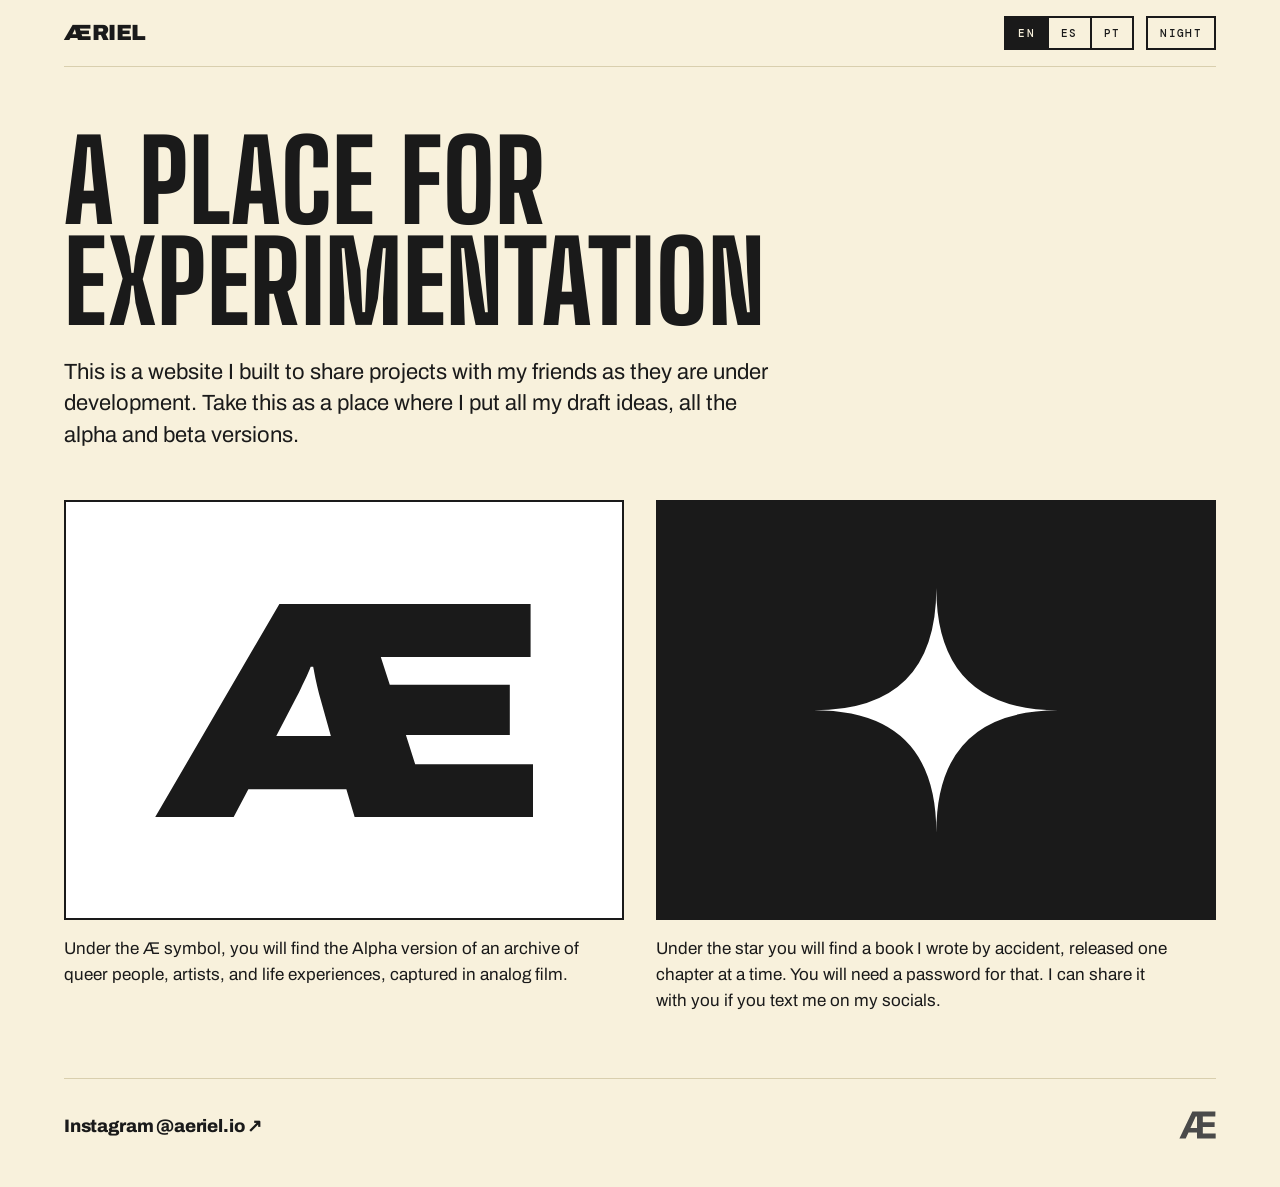
<file: index.html>
<!doctype html>
<html lang="en">
<head>
<meta charset="utf-8">
<meta name="viewport" content="width=device-width,initial-scale=1,viewport-fit=cover">
<title>ÆRIEL · A place for experimentation</title>
<meta name="description" content="Projects by ÆRIEL while they are under development: an analog archive of queer life and a book released one chapter at a time.">
<meta property="og:title" content="ÆRIEL · A place for experimentation">
<meta property="og:description" content="Projects by ÆRIEL while they are under development.">
<meta property="og:url" content="https://aeriel.xyz/">
<meta property="og:type" content="website">
<meta property="og:image" content="https://aeriel.xyz/og-ae.png">
<meta property="og:image:type" content="image/png">
<meta property="og:image:width" content="1200">
<meta property="og:image:height" content="630">
<meta property="og:image:alt" content="ÆRIEL wide Æ mark">
<meta name="twitter:card" content="summary_large_image">
<meta name="twitter:image" content="https://aeriel.xyz/og-ae.png">
<meta property="og:locale" content="en_US">
<meta property="og:locale:alternate" content="es_CL">
<meta property="og:locale:alternate" content="pt_BR">
<meta name="theme-color" content="#1a1a1a">
<link rel="icon" href="data:image/svg+xml,%3Csvg xmlns="http://www.w3.org/2000/svg" viewBox="0 0 1200 1200"%3E%3Crect width="1200" height="1200" fill="%231a1a1a"/%3E%3Cpath fill="%23ffffff" transform="translate%28163.3 850.6%29 scale%280.7285%2C-0.7285%29" d="M-10 0 391 688H1201V517H718L747 428H1134V266H799L829 171H1209V0H634L607 91H291L243 0ZM381 262H557L522 387Q519 397 516.0 409.5Q513 422 510.0 435.5Q507 449 504.5 462.5Q502 476 500 486H492Q489 478 484.0 466.0Q479 454 472.5 441.0Q466 428 459.5 414.0Q453 400 446 387Z"/%3E%3C/svg%3E">
<script src="/js/landing.js?v=e83a602bd6"></script>
<link rel="preconnect" href="https://fonts.googleapis.com">
<link rel="preconnect" href="https://fonts.gstatic.com" crossorigin>
<link rel="stylesheet" href="https://fonts.googleapis.com/css2?family=Archivo:wdth,wght@62..125,100..900&family=Big+Shoulders+Display:wght@800&family=DM+Mono:wght@400;500&display=swap">
<style>
/* ÆRIEL IO design system tokens. Night is the default ground, Paper the alternate. */
:root{
--surface-100:#1a1a1a;--surface-200:#262626;--surface-300:#333333;--line:#767676;--line-subtle:#3a3a3a;--ink:#ffffff;--ink-muted:#b8b8b8;
--pink:#f5386c;--on-pink:#1a1a1a;--pink-text:#ff5c88;--acid:#f5e12e;--on-acid:#1a1a1a;--cream:#f8f1dc;--on-cream:#1a1a1a;--film-border:#0b0b0b;
--focus:#f5e12e;
--font-sans:"Archivo","Helvetica Neue",Arial,sans-serif;--font-condensed:"Big Shoulders Display","Archivo Narrow",Impact,sans-serif;--font-mono:"DM Mono",ui-monospace,Menlo,monospace;
--space-1:4px;--space-2:8px;--space-3:12px;--space-4:16px;--space-6:24px;--space-8:32px;--space-12:48px;--space-16:64px;
--radius-none:0;
/* the two doors: in Night the Æ sits on dark and the star on light; Paper swaps them */
--door-ae:var(--film-border);--on-door-ae:#ffffff;--door-star:var(--cream);--on-door-star:var(--on-cream);
color-scheme:dark}
@media (prefers-color-scheme:light){:root:not([data-theme="dark"]){--surface-100:#f8f1dc;--surface-200:#ffffff;--surface-300:#ece3c6;--line:#1a1a1a;--line-subtle:#d9cfae;--ink:#1a1a1a;--ink-muted:#4a4a4a;--pink-text:#c4123f;--focus:#1a1a1a;
--door-ae:#ffffff;--on-door-ae:#1a1a1a;--door-star:#1a1a1a;--on-door-star:#ffffff;color-scheme:light}}
:root[data-theme="light"]{--surface-100:#f8f1dc;--surface-200:#ffffff;--surface-300:#ece3c6;--line:#1a1a1a;--line-subtle:#d9cfae;--ink:#1a1a1a;--ink-muted:#4a4a4a;--pink-text:#c4123f;--focus:#1a1a1a;
--door-ae:#ffffff;--on-door-ae:#1a1a1a;--door-star:#1a1a1a;--on-door-star:#ffffff;color-scheme:light}
*{box-sizing:border-box}
body{margin:0;background:var(--surface-100);color:var(--ink);font:400 16px/24px var(--font-sans);padding-left:max(var(--space-4),env(safe-area-inset-left,0px));padding-right:max(var(--space-4),env(safe-area-inset-right,0px))}
@media (min-width:1100px){body{padding-inline:var(--space-16)}}
a{color:var(--pink-text)}
:focus-visible{outline:3px solid var(--focus);outline-offset:3px}
.wrap{max-width:1320px;margin:0 auto}
.label{font:500 11px/14px var(--font-mono);letter-spacing:.12em;text-transform:uppercase;margin:0}
.ae-wide{font-stretch:125%;font-variation-settings:"wdth" 125}
html[lang="en"] body [lang]:not([lang="en"]),html[lang="es"] body [lang]:not([lang="es"]),html[lang="pt"] body [lang]:not([lang="pt"]){display:none!important}

/* bar */
nav{display:flex;justify-content:space-between;align-items:center;gap:var(--space-4);padding-block:var(--space-4);border-bottom:1px solid var(--line-subtle)}
.home{font:900 22px/1 var(--font-sans);letter-spacing:-.02em;color:var(--ink);text-decoration:none}
.navr{display:flex;gap:var(--space-3);align-items:center}
.langs{display:flex}
.langs button,#theme{font:500 11px/14px var(--font-mono);letter-spacing:.12em;text-transform:uppercase;padding:var(--space-2) var(--space-3);border:2px solid var(--ink);background:transparent;color:var(--ink);border-radius:var(--radius-none);cursor:pointer;transition:background-color 120ms linear,color 120ms linear}
.langs button+button{border-left:0}
.langs button[aria-pressed="true"]{background:var(--ink);color:var(--surface-100)}
.langs button:hover,#theme:hover{background:var(--surface-300)}
.langs button[aria-pressed="true"]:hover{background:var(--ink)}

/* intro */
header{padding-block:var(--space-16) var(--space-12)}
.poster{font:800 clamp(48px,9vw,112px)/.9 var(--font-condensed);letter-spacing:.5px;text-transform:uppercase;margin:0 0 var(--space-6);text-wrap:balance}
.lede{font:400 clamp(18px,2vw,22px)/1.45 var(--font-sans);max-width:56ch;margin:0}

/* the two doors */
.doors{display:grid;grid-template-columns:1fr 1fr;gap:var(--space-8);padding-bottom:var(--space-16)}
@media (max-width:760px){.doors{grid-template-columns:1fr;gap:var(--space-12)}}
.door{display:flex;flex-direction:column;gap:var(--space-4);min-width:0}
.door a{display:grid;place-items:center;aspect-ratio:4/3;text-decoration:none;border:2px solid var(--ink);border-radius:var(--radius-none);transition:background-color 120ms linear,color 120ms linear,border-color 120ms linear}
.door--ae a{background:var(--door-ae);color:var(--on-door-ae)}
.door--star a{background:var(--door-star);color:var(--on-door-star)}
.door a:hover{background:var(--pink);color:var(--on-pink);border-color:var(--pink)}
.door svg{display:block;fill:currentColor}
.door--ae svg{width:68%;height:auto}
.door--star svg{width:44%;height:auto}
.door p:not(.label){margin:0;font:400 17px/26px var(--font-sans);max-width:52ch}

/* footer */
footer{display:flex;flex-wrap:wrap;justify-content:space-between;align-items:flex-end;gap:var(--space-6);padding-block:var(--space-8) var(--space-12);border-top:1px solid var(--line-subtle)}
.socials{display:flex;flex-direction:column;gap:var(--space-2)}
.clink{color:var(--ink);font:800 18px/1.2 var(--font-sans);letter-spacing:-.01em;text-decoration:none;border-bottom:2px solid transparent;align-self:flex-start;transition:border-color 120ms linear}
.clink:hover{border-color:var(--pink)}
.net{color:var(--ink-muted)}
.net svg{display:block;height:28px;width:auto;fill:currentColor}
.net:hover{color:var(--ink)}
</style>
</head>
<body>
<div class="wrap">

<nav data-aria-en="Main" data-aria-es="Principal" data-aria-pt="Principal" aria-label="Main">
<a class="home" href="/" aria-label="ÆRIEL"><span class="ae-wide">Æ</span>RIEL</a>
<div class="navr">
<div class="langs" role="group" data-aria-en="Language" data-aria-es="Idioma" data-aria-pt="Idioma" aria-label="Language">
<button type="button" data-lang="en" aria-label="English">EN</button><button type="button" data-lang="es" aria-label="Español">ES</button><button type="button" data-lang="pt" aria-label="Português">PT</button>
</div>
<button id="theme" type="button" aria-pressed="false">Paper</button>
</div>
</nav>

<main>
<header>
<h1 class="poster"><span lang="en">A place for experimentation</span><span lang="es">Un lugar para experimentar</span><span lang="pt">Um lugar para experimentar</span></h1>
<p class="lede"><span lang="en">This is a website I built to share projects with my friends as they are under development. Take this as a place where I put all my draft ideas, all the alpha and beta versions.</span><span lang="es">Este es un sitio web que hice para compartir proyectos con mis amistades mientras están en desarrollo. Tómalo como un lugar donde dejo todas mis ideas en borrador, todas las versiones alfa y beta.</span><span lang="pt">Este é um site que eu fiz para compartilhar projetos com as minhas amizades enquanto estão em desenvolvimento. Pense nele como um lugar onde deixo todas as minhas ideias em rascunho, todas as versões alfa e beta.</span></p>
</header>

<div class="doors">
<section class="door door--ae">
<a href="/archive/" data-aria-en="Analog archive" data-aria-es="Archivo analógico" data-aria-pt="Arquivo analógico" aria-label="Analog archive">
<svg viewBox="-10 -688 1219 688" aria-hidden="true" focusable="false"><path transform="scale(1,-1)" d="M-10 0 391 688H1201V517H718L747 428H1134V266H799L829 171H1209V0H634L607 91H291L243 0ZM381 262H557L522 387Q519 397 516.0 409.5Q513 422 510.0 435.5Q507 449 504.5 462.5Q502 476 500 486H492Q489 478 484.0 466.0Q479 454 472.5 441.0Q466 428 459.5 414.0Q453 400 446 387Z"/></svg>
</a>
<p><span lang="en">Under the Æ symbol, you will find the Alpha version of an archive of queer people, artists, and life experiences, captured in analog film.</span><span lang="es">Bajo el símbolo Æ encontrarás la versión alfa de un archivo de personas queer, artistas y experiencias de vida, registradas en película analógica.</span><span lang="pt">Sob o símbolo Æ você vai encontrar a versão alfa de um arquivo de pessoas queer, artistas e experiências de vida, registradas em filme analógico.</span></p>
</section>

<section class="door door--star">
<a href="/machiavell/" data-aria-en="Machiavell, password needed" data-aria-es="Machiavell, se necesita contraseña" data-aria-pt="Machiavell, precisa de senha" aria-label="Machiavell, password needed">
<svg viewBox="0 0 100 100" aria-hidden="true" focusable="false"><path d="M50 0 Q50 50 100 50 Q50 50 50 100 Q50 50 0 50 Q50 50 50 0Z"/></svg>
</a>
<p><span lang="en">Under the star you will find a book I wrote by accident, released one chapter at a time. You will need a password for that. I can share it with you if you text me on my socials.</span><span lang="es">Bajo la estrella encontrarás un libro que escribí por accidente, publicado un capítulo a la vez. Para eso necesitas una contraseña. Te la puedo compartir si me escribes por mis redes.</span><span lang="pt">Sob a estrela você vai encontrar um livro que escrevi sem querer, lançado um capítulo de cada vez. Para isso você vai precisar de uma senha. Posso te passar se você me mandar uma mensagem nas minhas redes.</span></p>
</section>
</div>
</main>

<footer>
<div class="socials">
<a class="clink" href="https://www.instagram.com/aeriel.io/" rel="me noopener" target="_blank">Instagram @aeriel.io ↗</a>
</div>
<a class="net" href="https://aeriel.net" title="aeriel.net" data-aria-en="aeriel.net, music and club culture" data-aria-es="aeriel.net, música y cultura de club" data-aria-pt="aeriel.net, música e cultura de clube" aria-label="aeriel.net, music and club culture"><svg viewBox="216 332 552 416" aria-hidden="true" focusable="false"><path fill-rule="evenodd" d="M761 742 L484 742 L483 652 L357 652 L316 742 L223 742 L222 739 L414 338 L757 338 L756 412 L570 413 L570 498 L746 499 L745 568 L570 568 L570 666 L761 666 Z M484 585 L484 413 L464 412 L386 585 Z"/></svg></a>
</footer>

</div>
</body>
</html>
</file>
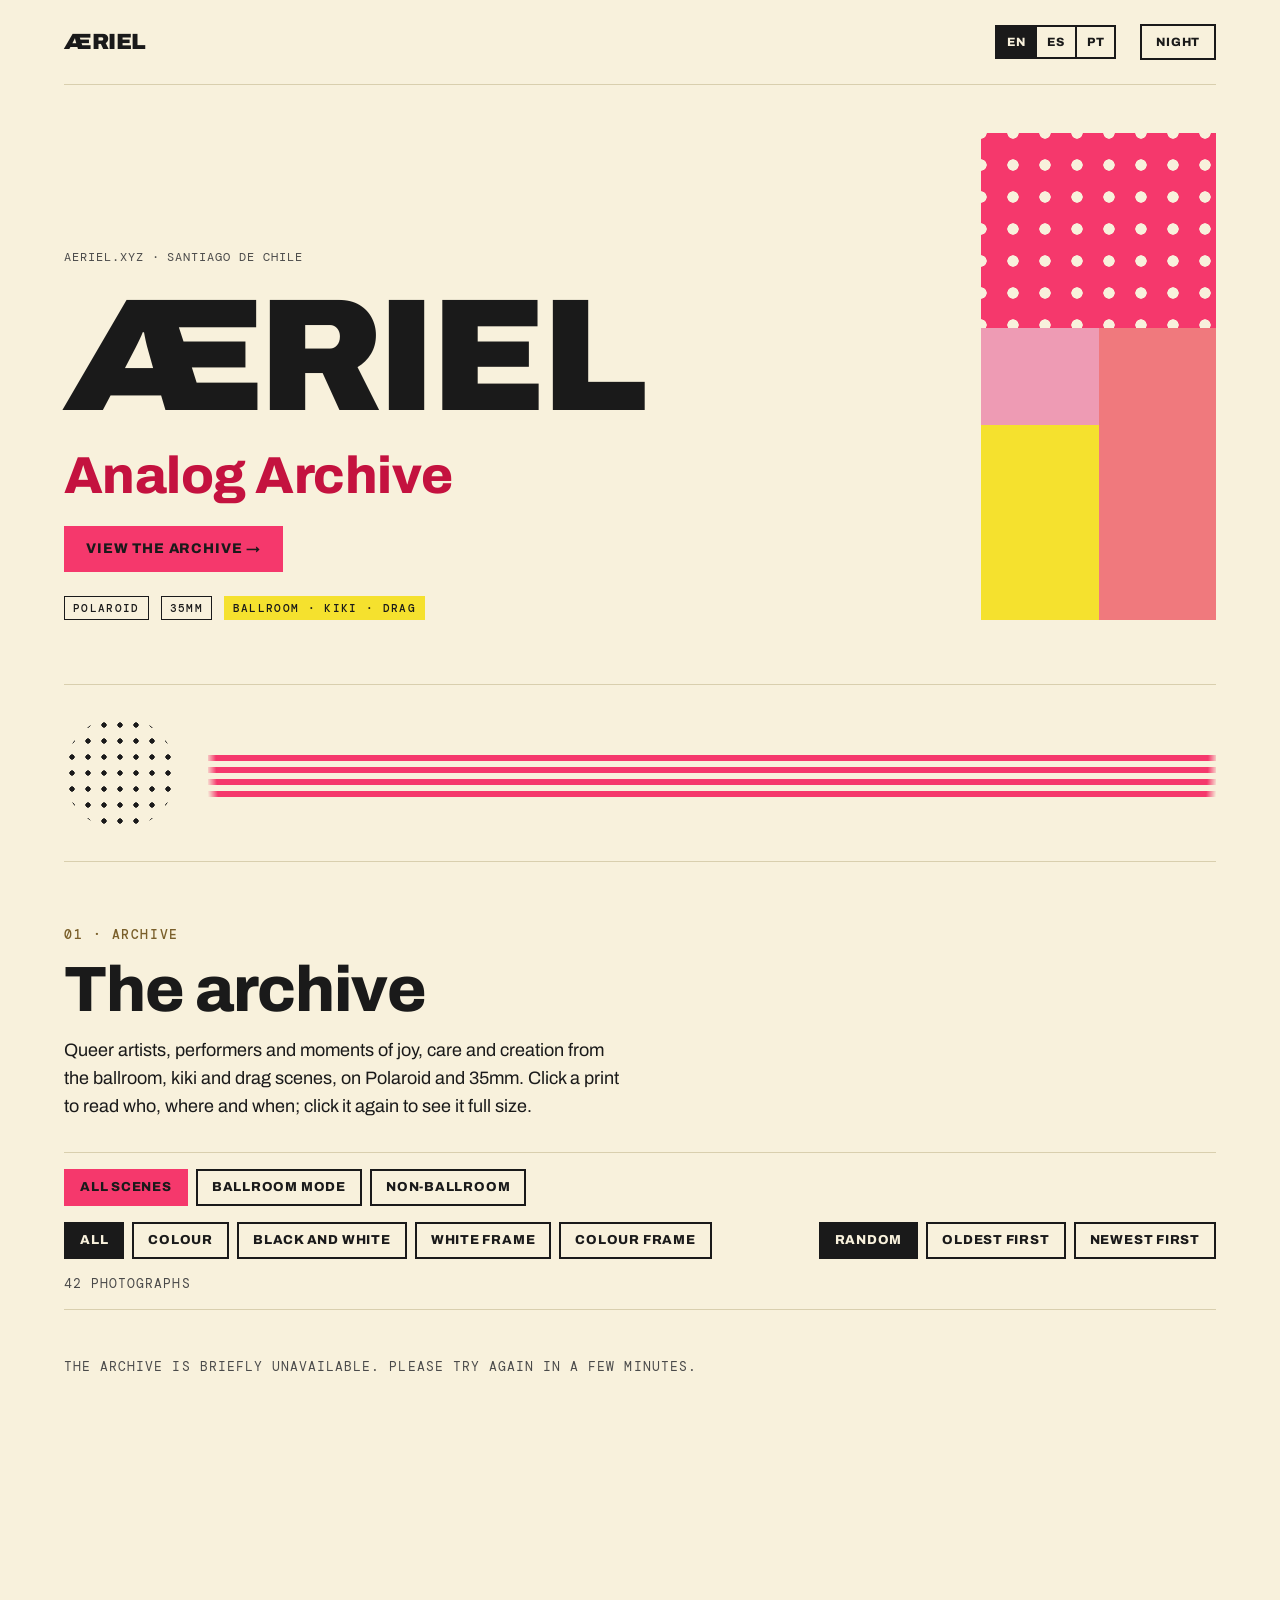
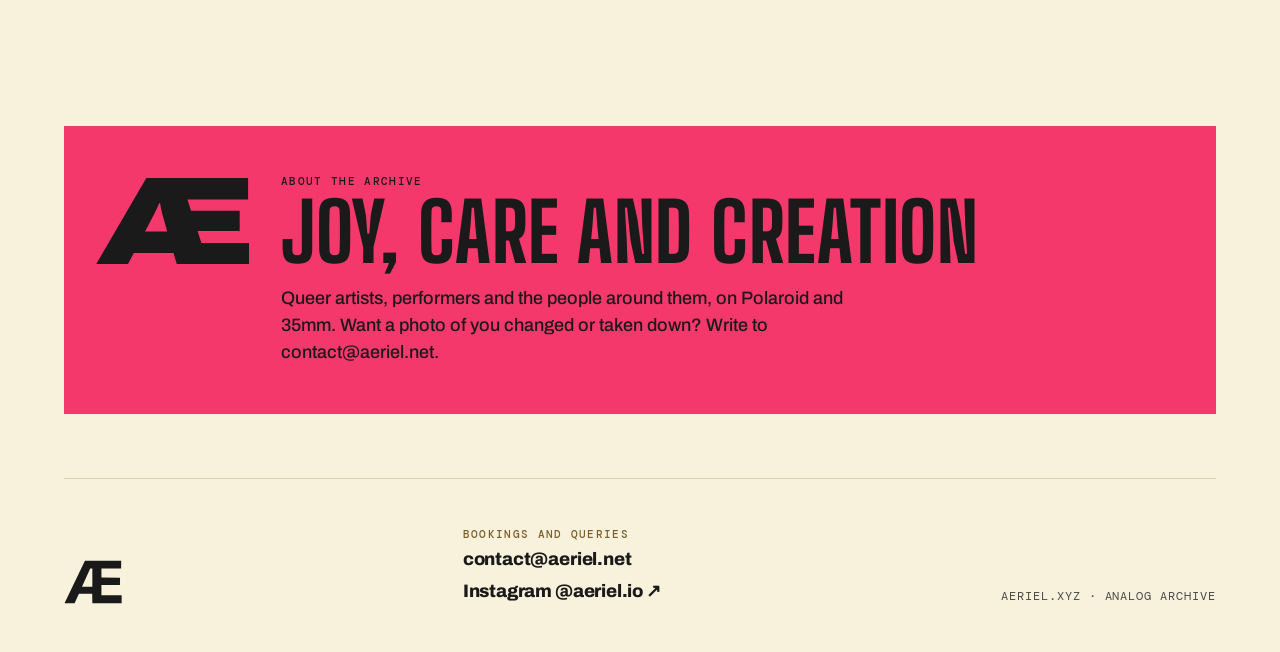
<file: archive/index.html>
<!doctype html>
<html lang="en">
<head>
<meta charset="utf-8">
<meta name="viewport" content="width=device-width,initial-scale=1,viewport-fit=cover">
<title>ÆRIEL · Analog Archive</title>
<meta name="description" content="ÆRIEL. Analog archive: Polaroid and 35mm.">
<meta property="og:title" content="ÆRIEL · Analog Archive">
<meta property="og:description" content="Polaroid and 35mm.">
<meta property="og:url" content="https://aeriel.xyz/archive/">
<meta property="og:type" content="website">
<meta property="og:image" content="https://aeriel.xyz/og-ae.png">
<meta property="og:image:type" content="image/png">
<meta property="og:image:width" content="1200">
<meta property="og:image:height" content="630">
<meta property="og:image:alt" content="ÆRIEL wide Æ mark">
<meta name="twitter:card" content="summary_large_image">
<meta name="twitter:image" content="https://aeriel.xyz/og-ae.png">
<meta property="og:locale" content="en_US">
<meta property="og:locale:alternate" content="es_CL">
<meta property="og:locale:alternate" content="pt_BR">
<meta name="theme-color" content="#1a1a1a">
<link rel="icon" href="data:image/svg+xml,%3Csvg xmlns="http://www.w3.org/2000/svg" viewBox="0 0 1200 1200"%3E%3Crect width="1200" height="1200" fill="%231a1a1a"/%3E%3Cpath fill="%23ffffff" transform="translate%28163.3 850.6%29 scale%280.7285%2C-0.7285%29" d="M-10 0 391 688H1201V517H718L747 428H1134V266H799L829 171H1209V0H634L607 91H291L243 0ZM381 262H557L522 387Q519 397 516.0 409.5Q513 422 510.0 435.5Q507 449 504.5 462.5Q502 476 500 486H492Q489 478 484.0 466.0Q479 454 472.5 441.0Q466 428 459.5 414.0Q453 400 446 387Z"/%3E%3C/svg%3E">
<script>
/* Pick the language before first paint: saved choice, then browser language, then English. */
(function(){var l='en';try{var s=localStorage.getItem('preferred-lang');if(['en','es','pt'].indexOf(s)>-1)l=s;else throw 0}catch(e){var ls=navigator.languages||[navigator.language||''];for(var i=0;i<ls.length;i++){var c=(ls[i]||'').slice(0,2).toLowerCase();if(c==='es'||c==='pt'||c==='en'){l=c;break}}}document.documentElement.lang=l})();
</script>
<link rel="preconnect" href="https://fonts.googleapis.com">
<link rel="preconnect" href="https://fonts.gstatic.com" crossorigin>
<link rel="stylesheet" href="https://fonts.googleapis.com/css2?family=Archivo:wdth,wght@62..125,100..900&family=Big+Shoulders+Display:wght@800&family=DM+Mono:wght@400;500&display=swap">
<style>
/* ÆRIEL design system. Night is the default ground, Paper the alternate. Every value below is a system token. */
:root{
--surface-100:#1a1a1a;--surface-200:#262626;--surface-300:#333333;--line:#767676;--line-subtle:#3a3a3a;--ink:#ffffff;--ink-muted:#b8b8b8;
--pink:#f5386c;--on-pink:#1a1a1a;--pink-text:#ff5c88;--bubblegum:#ee9bb4;--on-bubblegum:#1a1a1a;--coral:#f0797d;--on-coral:#1a1a1a;
--acid:#f5e12e;--on-acid:#1a1a1a;--gold:#c2a170;--on-gold:#1a1a1a;--gold-text:#c2a170;--gold-frame:#6b6527;--on-gold-frame:#ffffff;
--polaroid:#e4ebe5;--on-polaroid:#1a1a1a;--cream:#f8f1dc;--on-cream:#1a1a1a;--night:#0c3247;--on-night:#ffffff;--blood:#c8202f;--on-blood:#ffffff;
--film-border:#0b0b0b;--focus:#f5e12e;--mark:var(--pink);
--font-sans:"Archivo","Helvetica Neue",Arial,sans-serif;--font-condensed:"Big Shoulders Display","Archivo Narrow",Impact,sans-serif;--font-mono:"DM Mono",ui-monospace,Menlo,monospace;
--space-1:4px;--space-2:8px;--space-3:12px;--space-4:16px;--space-6:24px;--space-8:32px;--space-12:48px;--space-16:64px;
--radius-none:0;--radius-sm:2px;--radius-film:10px;--radius-pill:999px;
--shadow-print:0 1px 2px rgba(0,0,0,.35),0 14px 32px rgba(0,0,0,.4);color-scheme:dark}
@media (prefers-color-scheme:light){:root:not([data-theme="dark"]){--surface-100:#f8f1dc;--surface-200:#ffffff;--surface-300:#ece3c6;--line:#1a1a1a;--line-subtle:#d9cfae;--ink:#1a1a1a;--ink-muted:#4a4a4a;--pink-text:#c4123f;--gold-text:#7a5f2a;--focus:#1a1a1a;--mark:#1a1a1a;--shadow-print:0 1px 2px rgba(0,0,0,.25),0 12px 28px rgba(0,0,0,.2);color-scheme:light}}
:root[data-theme="light"]{--surface-100:#f8f1dc;--surface-200:#ffffff;--surface-300:#ece3c6;--line:#1a1a1a;--line-subtle:#d9cfae;--ink:#1a1a1a;--ink-muted:#4a4a4a;--pink-text:#c4123f;--gold-text:#7a5f2a;--focus:#1a1a1a;--mark:#1a1a1a;--shadow-print:0 1px 2px rgba(0,0,0,.25),0 12px 28px rgba(0,0,0,.2);color-scheme:light}
*{box-sizing:border-box}
html{scroll-behavior:smooth}
@media (prefers-reduced-motion:reduce){html{scroll-behavior:auto}}
body{margin:0;background:var(--surface-100);color:var(--ink);font:400 16px/24px var(--font-sans);padding-left:max(var(--space-4),env(safe-area-inset-left,0px));padding-right:max(var(--space-4),env(safe-area-inset-right,0px))}
@media (min-width:1100px){body{padding-inline:var(--space-16)}}
img{max-width:100%}
a{color:var(--pink-text)}
:focus-visible{outline:3px solid var(--focus);outline-offset:3px}
.wrap{max-width:1320px;margin:0 auto}
section{padding-block:var(--space-16);scroll-margin-top:var(--space-8)}
.sr{position:absolute;width:1px;height:1px;overflow:hidden;clip:rect(0 0 0 0);white-space:nowrap}
.mark{display:block;fill:currentColor}

/* type */
.display-xl{font:900 clamp(64px,12.5vw,184px)/.86 var(--font-sans);letter-spacing:-.035em;margin:0}
.display-l{font:800 clamp(40px,7vw,64px)/.94 var(--font-sans);letter-spacing:-1px;margin:0;text-wrap:balance}
.display-m{font:800 clamp(28px,4vw,40px)/1 var(--font-sans);letter-spacing:-.5px;margin:0}
.poster{font:800 clamp(56px,11vw,120px)/.9 var(--font-condensed);letter-spacing:.5px;text-transform:uppercase;margin:0}
.poster-s{font:800 clamp(28px,4vw,36px)/1 var(--font-condensed);letter-spacing:1px;text-transform:uppercase;margin:0}
.body-l{font:400 18px/28px var(--font-sans);max-width:56ch;margin:0}
.label{font:500 11px/14px var(--font-mono);letter-spacing:.12em;text-transform:uppercase;margin:0}
.gold-text{color:var(--gold-text)}.pink-text{color:var(--pink-text)}

/* components */
.ae-btn{display:inline-flex;align-items:center;gap:var(--space-2);font:800 14px/1 var(--font-sans);letter-spacing:.06em;text-transform:uppercase;padding:14px 20px;border:2px solid var(--ink);border-radius:var(--radius-none);background:transparent;color:var(--ink);cursor:pointer;text-decoration:none;transition:background-color 120ms linear,border-color 120ms linear,color 120ms linear}
.ae-btn:hover{background:var(--surface-300)}
.ae-btn--primary{background:var(--pink);border-color:var(--pink);color:var(--on-pink)}
.ae-btn--primary:hover{background:var(--acid);border-color:var(--acid);color:var(--on-acid)}
.ae-btn--sm{padding:10px 14px;font-size:12px}
.ae-tag{display:inline-block;font:500 11px/14px var(--font-mono);letter-spacing:.12em;text-transform:uppercase;padding:var(--space-1) var(--space-2);border:1px solid var(--line);color:var(--ink);border-radius:var(--radius-none)}
.ae-tag--pink{background:var(--pink);border-color:var(--pink);color:var(--on-pink)}
.ae-tag--acid{background:var(--acid);border-color:var(--acid);color:var(--on-acid)}
.ae-cap{font:400 12px/16px var(--font-mono);letter-spacing:.08em;text-transform:uppercase;color:var(--ink-muted);margin:0}
.ae-print{display:block;background:var(--polaroid);padding:var(--space-3) var(--space-3) var(--space-12);border-radius:var(--radius-sm);box-shadow:var(--shadow-print);color:var(--on-polaroid);margin:0;position:relative}
.ae-print--gold{background:var(--gold-frame);color:var(--on-gold-frame)}
.ae-print img{display:block;width:100%;height:auto;aspect-ratio:1/1;object-fit:cover;border-radius:var(--radius-none)}
.ae-print .ae-cap{color:inherit;position:absolute;left:var(--space-3);right:var(--space-3);bottom:var(--space-4)}
.ae-film{display:block;background:var(--film-border);padding:var(--space-3);border-radius:var(--radius-film);margin:0}
.ae-film img{display:block;width:100%;height:auto}
.ae-film .ae-cap{color:#b8b8b8;margin-top:var(--space-2)}
.ae-halftone{background-image:radial-gradient(circle,var(--ink) 0 22%,transparent 24%);background-size:var(--space-4) var(--space-4)}
.ae-waves{height:var(--space-12);background:repeating-linear-gradient(0deg,var(--ink) 0 6px,transparent 6px 12px);-webkit-mask-image:radial-gradient(circle at 50% 0,#000 98%,transparent 100%);mask-image:radial-gradient(circle at 50% 0,#000 98%,transparent 100%)}

/* nav */
nav{display:flex;align-items:center;justify-content:space-between;gap:var(--space-4);flex-wrap:wrap;padding-block:var(--space-6);border-bottom:1px solid var(--line-subtle)}
nav .home{color:var(--ink);display:inline-block;text-decoration:none}
nav .home .mark{height:32px;width:auto}
nav ul{display:flex;gap:var(--space-6);list-style:none;margin:0;padding:0}
nav a.l{color:var(--ink);text-decoration:none;font:800 13px/1 var(--font-sans);letter-spacing:.08em;text-transform:uppercase;padding:var(--space-2) 0;border-bottom:2px solid transparent;transition:border-color 120ms linear}
nav a.l:hover{border-color:var(--pink)}
.navr{display:flex;align-items:center;gap:var(--space-6)}

/* cover */
.cover{display:grid;grid-template-columns:1.35fr 1fr;gap:var(--space-12);align-items:stretch;padding-block:var(--space-12) var(--space-16)}
.cover .txt{display:flex;flex-direction:column;gap:var(--space-6);justify-content:flex-end;min-width:0}
.cover .sub{font:800 clamp(28px,4.4vw,52px)/1 var(--font-sans);letter-spacing:-.01em;color:var(--pink-text);margin:0}
.row{display:flex;gap:var(--space-3);flex-wrap:wrap;align-items:center}
.blocks{position:relative;min-height:460px;display:grid;grid-template-columns:repeat(4,1fr);grid-template-rows:repeat(5,1fr)}
.blocks .lift{grid-column:1/4;grid-row:1/6;align-self:center;z-index:1;margin-right:calc(var(--space-12) * -1)}
.blocks .slab{grid-column:3/5;grid-row:1/3;background:var(--pink);position:relative;overflow:hidden}
.blocks .slab::after{content:"";position:absolute;inset:0;background-image:radial-gradient(circle,var(--surface-100) 0 24%,transparent 26%);background-size:var(--space-8) var(--space-8);background-position:var(--space-4) var(--space-4)}
.blocks .c{grid-column:4;grid-row:3/6;background:var(--coral)}
.blocks .y{grid-column:3;grid-row:4/6;background:var(--acid)}
.blocks .b{grid-column:3;grid-row:3;background:var(--bubblegum)}
.blocks .lift .ae-print{max-width:420px}
/* cover print: a whole archive scan (frame included), rotated through the archive by js/archive.js */
.blocks .lift .ae-print--scan{padding:0;background:transparent;aspect-ratio:1643/2000;width:100%;opacity:0;transition:opacity .6s ease}
.blocks .lift .ae-print--scan.ready{opacity:1}
.ae-print--scan img{position:absolute;inset:0;width:100%;height:100%;aspect-ratio:auto;object-fit:contain;border-radius:var(--radius-sm);opacity:0;transition:opacity 1.2s ease}
.ae-print--scan img.on{opacity:1}
@media (prefers-reduced-motion:reduce){.blocks .lift .ae-print--scan,.ae-print--scan img{transition:none}}

.rule{display:grid;grid-template-columns:auto 1fr;gap:var(--space-8);align-items:center;padding-block:var(--space-8);border-block:1px solid var(--line-subtle)}
.rule .ae-halftone{width:112px;height:112px;border-radius:50%}
.rule .ae-waves{background:repeating-linear-gradient(0deg,var(--pink) 0 6px,transparent 6px 12px)}

.head{display:grid;grid-template-columns:1fr auto;gap:var(--space-4) var(--space-8);align-items:end;margin-bottom:var(--space-12)}
.head .t{display:flex;flex-direction:column;gap:var(--space-4)}
.head .label{color:var(--gold-text)}

/* walls */
.open{all:unset;display:block;cursor:zoom-in}
.open:focus-visible{outline:3px solid var(--focus);outline-offset:3px}

/* closing slab */
.slab-end{background:var(--pink);color:var(--on-pink);display:grid;grid-template-columns:auto 1fr;gap:var(--space-12);align-items:center;padding:var(--space-12) var(--space-8);margin-block:var(--space-16)}
.slab-end .mark{height:clamp(96px,16vw,200px);width:auto;fill:var(--on-pink)}
.slab-end .t{display:flex;flex-direction:column;gap:var(--space-4)}
.slab-end .label{color:var(--on-pink)}

footer{border-top:1px solid var(--line-subtle);padding-block:var(--space-12);display:flex;justify-content:space-between;align-items:center;gap:var(--space-6);flex-wrap:wrap}
footer .mark{height:44px;width:auto;fill:var(--mark)}

/* viewer */
dialog{border:0;padding:0;background:transparent;max-width:none;max-height:none;width:100%;height:100%;color:var(--ink)}
dialog::backdrop{background:var(--surface-100)}
dialog .stage{position:fixed;inset:0;display:grid;grid-template-rows:auto 1fr auto;gap:var(--space-4);padding:var(--space-4) max(var(--space-4),env(safe-area-inset-left,0px));background:var(--surface-100)}
dialog .bar{display:flex;justify-content:space-between;align-items:center;gap:var(--space-4)}
dialog .pic{display:grid;place-items:center;min-height:0}
dialog .pic > *{max-height:100%;max-width:min(100%,900px)}
dialog .pic .ae-print{width:min(100%,calc(100dvh - 220px))}
dialog .pic .ae-film{width:auto;max-width:min(100%,1100px)}
dialog .pic .ae-film img{max-height:calc(100dvh - 240px);width:auto;max-width:100%}

@media (max-width:900px){
.cover{grid-template-columns:1fr}
.blocks{min-height:380px}
.slab-end{grid-template-columns:1fr;justify-items:center;text-align:center}
}
@media (max-width:560px){
nav ul{display:none}
section{padding-block:var(--space-12)}
.head{grid-template-columns:1fr}
.rule{grid-template-columns:1fr}
.rule .ae-halftone{width:80px;height:80px}
.blocks{min-height:320px}
.blocks .lift{margin-right:0}
.ae-print{padding:var(--space-2) var(--space-2) var(--space-12)}
.ae-print .ae-cap{left:var(--space-2);right:var(--space-2);bottom:var(--space-2);font-size:10px;line-height:14px}
}

/* the Æ in ÆRIEL is set in Archivo Expanded (width 125), like the photography mark; the rest of the name stays normal width */
.ae-wide{font-stretch:125%;font-variation-settings:"wdth" 125}

@media (max-width:560px){.ae-print{padding:var(--space-2) var(--space-2) var(--space-8)}}
/* languages: same pattern as aeriel.net, spans marked with lang="" */
html[lang="en"] body [lang]:not([lang="en"]),html[lang="es"] body [lang]:not([lang="es"]),html[lang="pt"] body [lang]:not([lang="pt"]){display:none!important}
.langs,.filters{display:flex;flex-wrap:wrap}
.langs{border:2px solid var(--ink)}
.langs button,.filters button{all:unset;cursor:pointer;font:800 12px/1 var(--font-sans);letter-spacing:.06em;text-transform:uppercase;padding:9px 10px;color:var(--ink);transition:background-color 120ms linear,color 120ms linear}
.langs button + button{border-left:2px solid var(--ink)}
.langs button:hover,.filters button:hover{background:var(--surface-300)}
.langs button[aria-pressed="true"],.filters button[aria-pressed="true"]{background:var(--ink);color:var(--surface-100)}
.langs button:focus-visible,.filters button:focus-visible{outline:3px solid var(--focus);outline-offset:3px}
nav .home{font:900 22px/1 var(--font-sans);letter-spacing:-.02em;color:var(--ink);text-decoration:none;padding-block:var(--space-1)}

/* archive head + filters */
.arch-head{display:flex;flex-direction:column;gap:var(--space-4);margin-bottom:var(--space-8)}
.arch-head .label{color:var(--gold-text)}
.fbar{display:flex;justify-content:space-between;align-items:center;gap:var(--space-4);flex-wrap:wrap;margin-bottom:var(--space-12);padding-block:var(--space-4);border-block:1px solid var(--line-subtle)}
.filters{gap:var(--space-2)}
.filters button{border:2px solid var(--ink);padding:10px 14px}

/* archive wall: CSS Grid of Polaroid scans (the scan keeps its own frame); the serif i opens a record drawer */
.ar-grid{--cols:4;--g:var(--space-3);display:grid;grid-template-columns:repeat(var(--cols),minmax(0,1fr));gap:var(--g);align-items:start;min-height:240px}
@media (max-width:1099px){.ar-grid{--cols:3}}
@media (max-width:719px){.ar-grid{--cols:2;--g:var(--space-2)}}
@media (max-width:399px){.ar-grid{--cols:1}}
.ar-tile{position:relative;min-width:0}
.ar-tile[hidden]{display:none}
.ar-ph{position:relative;transform-origin:0 0;will-change:transform}
.ar-pull{position:relative;transform-origin:50% 50%}
.ar-open{all:unset;display:block;cursor:zoom-in;width:100%}
.ar-open:focus-visible{outline:3px solid var(--focus);outline-offset:3px}
.ar-img{display:block;width:100%;height:auto;aspect-ratio:var(--ar);border-radius:var(--radius-sm);box-shadow:var(--shadow-print);background:var(--border,var(--polaroid))}
/* open: the tile spans the row; print in column 1, drawer across the rest, locked to the print's height */
.ar-tile.is-open{grid-column:1/-1;display:grid;grid-template-columns:calc((100% - (var(--cols) - 1) * var(--g)) / var(--cols)) minmax(0,1fr);column-gap:var(--g);align-items:start;z-index:2}
.ar-drawer{height:var(--ph,auto);max-height:var(--ph,none);overflow-y:auto;overscroll-behavior:contain;background:var(--surface-200);color:var(--ink);padding:var(--space-6);display:flex;flex-direction:column;gap:var(--space-4);scrollbar-width:thin;scrollbar-color:var(--line) transparent}
.ar-drawer[hidden]{display:none}
.ar-drawer:focus{outline:none}
.ar-drawer::-webkit-scrollbar{width:6px}
.ar-drawer::-webkit-scrollbar-track{background:transparent}
.ar-drawer::-webkit-scrollbar-thumb{background:var(--line);border-radius:0}
.ar-grid[data-cols="1"] .ar-tile.is-open,.ar-grid[data-cols="2"] .ar-tile.is-open{grid-template-columns:minmax(0,1fr);row-gap:var(--g)}
.ar-grid[data-cols="1"] .ar-drawer,.ar-grid[data-cols="2"] .ar-drawer{padding:var(--space-4)}
.ar-code{color:var(--gold-text)}
.ar-who{display:flex;flex-wrap:wrap;gap:var(--space-2) var(--space-6);align-items:baseline}
.ar-person{display:inline-flex;flex-wrap:wrap;align-items:baseline;gap:var(--space-2)}
.ar-name,.ar-link{all:unset;cursor:pointer;color:var(--ink);border-bottom:2px solid transparent;transition:border-color 120ms linear}
.ar-name{font:800 clamp(20px,2.2vw,26px)/1.1 var(--font-sans);letter-spacing:-.01em}
.ar-link{font:400 12px/16px var(--font-mono);letter-spacing:.08em;text-transform:uppercase;color:var(--ink-muted)}
.ar-name:hover,.ar-link:hover{border-color:var(--pink)}
.ar-name:focus-visible,.ar-link:focus-visible,.ar-tag:focus-visible,.ar-crumb:focus-visible,.ar-more:focus-visible{outline:3px solid var(--focus);outline-offset:3px}
.ar-line{margin:0;display:flex;flex-wrap:wrap;gap:0 var(--space-1);font:400 12px/16px var(--font-mono);color:var(--ink-muted)}
.ar-cap p:not(.label),.ar-note p:not(.label),.ar-bio p:not(.label){margin:0 0 var(--space-2);font:400 16px/24px var(--font-sans);max-width:62ch}
.ar-fields{display:grid;grid-template-columns:repeat(auto-fill,minmax(176px,1fr));gap:var(--space-4) var(--space-6);padding-top:var(--space-4);border-top:1px solid var(--line-subtle)}
.ar-f{display:flex;flex-direction:column;gap:var(--space-2);min-width:0}
.ar-f .label,.ar-note .label{color:var(--gold-text)}
.ar-f--wide{grid-column:1/-1}
.ar-vals{display:flex;flex-wrap:wrap;gap:var(--space-2);align-items:center}
.ar-pair{display:inline-flex;flex-direction:column;gap:var(--space-1);align-items:flex-start}
.ar-sub,.ar-plain{font:400 11px/14px var(--font-mono);letter-spacing:.08em;text-transform:uppercase;color:var(--ink-muted)}
.ar-tag{all:unset;box-sizing:border-box;cursor:pointer;display:inline-block;font:500 11px/14px var(--font-mono);letter-spacing:.12em;text-transform:uppercase;padding:var(--space-1) var(--space-2);border:1px solid var(--line);color:var(--ink);border-radius:var(--radius-none);transition:background-color 120ms linear,border-color 120ms linear,color 120ms linear;max-width:100%;overflow-wrap:anywhere}
.ar-tag:hover{background:var(--acid);border-color:var(--acid);color:var(--on-acid)}
.ar-tag--quiet{border-color:var(--line-subtle);color:var(--ink-muted)}
.ar-pal{display:flex;height:var(--space-4);width:100%}
.ar-pal span{flex-basis:0;min-width:1px}
.ar-colour{gap:var(--space-3)}
.ar-chips{display:flex;flex-wrap:wrap;gap:var(--space-2)}
.ar-cchip{display:inline-flex;align-items:center;gap:var(--space-2);font:500 12px/16px var(--font-mono);padding:var(--space-1) var(--space-3) var(--space-1) var(--space-2);border:1px solid var(--line-subtle);border-radius:var(--radius-pill);color:var(--ink)}
.ar-cchip i{width:12px;height:12px;border-radius:50%;flex:none}
.ar-cbox{display:flex;flex-direction:column;gap:var(--space-3);padding:var(--space-3);background:var(--surface-200);border-radius:var(--radius-sm)}
.ar-crow{display:grid;grid-template-columns:minmax(88px,auto) 1fr;gap:var(--space-1) var(--space-3);align-items:center}
.ar-clab{font:500 11px/14px var(--font-mono);letter-spacing:.12em;text-transform:uppercase;color:var(--ink)}
.ar-sws,.ar-dom{display:flex;gap:var(--space-1)}
.ar-sws .ar-sw{flex:1;height:22px}
.ar-cnames{grid-column:1/-1;font:400 12px/16px var(--font-mono);color:var(--ink-muted)}
.ar-sw{display:inline-block;border-radius:2px;box-shadow:inset 0 0 0 1px rgba(127,127,127,.25)}
.ar-dom .ar-sw{flex:1;height:28px}
.ar-border{display:flex;align-items:center;gap:var(--space-2)}
.ar-border .ar-sw{width:14px;height:14px}
@media (max-width:520px){.ar-crow{grid-template-columns:1fr}}
.ar-rights{margin-top:auto;padding-top:var(--space-2)}
.ar-mdh{color:var(--gold-text);margin:var(--space-4) 0 var(--space-2)}
.ar-bio ul,.ar-cap ul{margin:0 0 var(--space-2);padding-left:var(--space-6)}
.ar-bio li{font:400 16px/24px var(--font-sans);margin-bottom:var(--space-1);max-width:62ch}
/* active filter bar */
.ar-active{display:flex;flex-direction:column;gap:var(--space-4);margin:calc(var(--space-6) * -1) 0 var(--space-8);padding-bottom:var(--space-6);border-bottom:1px solid var(--line-subtle)}
.ar-active[hidden]{display:none}
.ar-crumbs{display:flex;flex-wrap:wrap;gap:var(--space-3);align-items:center}
.ar-crumbs .label{color:var(--gold-text)}
.ar-crumb{all:unset;cursor:pointer;font:800 14px/1 var(--font-sans);letter-spacing:.02em;padding:10px 14px;background:var(--pink);color:var(--on-pink);transition:background-color 120ms linear}
.ar-crumb:hover{background:var(--acid);color:var(--on-acid)}
.ar-crumb-k{font:500 11px/1 var(--font-mono);letter-spacing:.12em;text-transform:uppercase}
.ar-clear{margin-left:auto}
.ar-ctx{display:flex;flex-direction:column;gap:var(--space-3);max-width:72ch}
.ar-ctx .ae-cap{margin:0}
.ar-ctx p{margin:0}
.ar-more{all:unset;cursor:pointer;font:800 12px/1 var(--font-sans);letter-spacing:.06em;text-transform:uppercase;border-bottom:2px solid var(--ink);padding-bottom:2px;color:var(--ink)}
.ar-more:hover{border-color:var(--pink)}
.ar-ext{font-size:16px}
.ar-links{display:flex;flex-direction:column;gap:var(--space-2);margin:var(--space-2) 0}
.ar-empty{font:800 clamp(20px,2.4vw,28px)/1.1 var(--font-sans);margin:var(--space-8) 0}
.ar-status{grid-column:1/-1}
dialog .pic .ar-full{display:block;max-height:calc(100dvh - 200px);width:auto;max-width:100%;height:auto;border-radius:var(--radius-sm);box-shadow:var(--shadow-print)}
@media (max-width:560px){.ar-clear{margin-left:0}.ar-drawer .ar-fields{grid-template-columns:repeat(auto-fill,minmax(140px,1fr))}}
@media (prefers-reduced-motion:reduce){.ar-ph{will-change:auto}}
.ae-film{background:none;padding:0;border-radius:var(--radius-none)}
.slab-end{grid-template-columns:auto 1fr;gap:var(--space-8);align-items:start}
.slab-end .t{gap:var(--space-2);min-width:0}
.slab-copy{font:500 18px/27px var(--font-sans);max-width:58ch;margin:var(--space-2) 0 0;color:var(--on-pink)}
@media (min-width:641px){.slab-end .poster{white-space:nowrap;font-size:min(92px,6.3vw)}}
.slab-end .mark{height:var(--mark-h,clamp(96px,13vw,190px));width:auto;fill:var(--on-pink);display:block}
.pull{transform-origin:50% 50%;will-change:transform}
.contact{display:flex;flex-direction:column;gap:var(--space-2)}
.contact .label{color:var(--gold-text)}
.clink{color:var(--ink);font:800 18px/1.2 var(--font-sans);letter-spacing:-.01em;text-decoration:none;border-bottom:2px solid transparent;align-self:flex-start;transition:border-color 120ms linear}
.clink:hover{border-color:var(--pink)}
footer{align-items:flex-end}
footer a.net{display:block;color:var(--mark);border-radius:var(--radius-none)}
footer a.net .mark{height:44px;width:auto;fill:currentColor}
@media (max-width:900px){.slab-end{grid-template-columns:auto 1fr;justify-items:start;text-align:left}}
@media (max-width:640px){.slab-end{grid-template-columns:1fr;gap:var(--space-6);padding:var(--space-8) var(--space-6)}.slab-end .mark{height:72px!important}}
@media (max-width:560px){.navr{gap:var(--space-3)}.filters button{padding:8px 10px;font-size:11px}}

/* ---------- archive readability pass ----------
   Three kinds of label: people, houses, events and places are bold names that open a profile (.ar-ent);
   categories you can filter by are pills (.ar-tag); everything else is plain text. Nothing in the archive is under 13px
   except the catalogue code. Ballroom titles are badges in the poster face, never small print. */
#archive .label,#archive .ae-cap{font-size:13px;line-height:18px}
.filters button{font-size:13px}
.ar-mode{flex-basis:100%}.ar-mode button[aria-pressed="true"]{background:var(--pink);color:var(--on-pink);border-color:var(--pink)}
@media (max-width:560px){.filters button{font-size:13px;padding:9px 11px}}
.ar-tag{font:500 14px/18px var(--font-sans);letter-spacing:0;text-transform:none;padding:5px 12px;border-radius:var(--radius-pill)}
.ar-tag--static{cursor:default}
.ar-tag--static:hover{background:transparent;border-color:var(--line);color:var(--ink)}
.ar-ent{all:unset;box-sizing:border-box;cursor:pointer;font:700 16px/22px var(--font-sans);color:var(--ink);border-bottom:2px solid var(--pink);max-width:100%;overflow-wrap:anywhere;transition:background-color 120ms linear,color 120ms linear,border-color 120ms linear}
.ar-ent:hover{background:var(--acid);border-color:var(--acid);color:var(--on-acid)}
.ar-ent:focus-visible,.ar-plink:focus-visible,.ar-out:focus-visible,.ar-more-info summary:focus-visible{outline:3px solid var(--focus);outline-offset:3px}
.ar-ent--name{font:800 clamp(24px,2.4vw,30px)/1.1 var(--font-sans);letter-spacing:-.01em;border-bottom-color:transparent}
.ar-ent--name:hover{background:transparent;color:var(--ink);border-color:var(--pink)}
.ar-ent--house{font:800 19px/24px var(--font-sans)}
.ar-sub,.ar-plain{font:400 14px/20px var(--font-sans);letter-spacing:0;text-transform:none;color:var(--ink-muted);margin:0}
.ar-dot{color:var(--ink-muted)}
.ar-line{font:400 15px/26px var(--font-sans);gap:2px 8px;align-items:baseline;color:var(--ink)}
.ar-line .ar-ent{font-size:15px;font-weight:600;border-bottom-width:1px}


/* ballroom rows: one per house, with its scene and titles; one per scene walked 007 */
.ar-ball{display:flex;flex-direction:column;border-top:1px solid var(--line-subtle)}
.ar-hrow,.ar-mrow{display:flex;flex-wrap:wrap;align-items:center;gap:var(--space-2) var(--space-3);padding:var(--space-3) 0;border-bottom:1px solid var(--line-subtle)}
.ar-scene{font:500 13px/18px var(--font-mono);letter-spacing:.08em;text-transform:uppercase;color:var(--ink-muted)}
.ar-free{font:800 19px/24px var(--font-sans);color:var(--ink)}
.ar-titles{display:flex;flex-wrap:wrap;gap:var(--space-2);flex-basis:100%}
.ar-title{font:800 28px/1 var(--font-condensed);letter-spacing:.04em;text-transform:uppercase;background:var(--pink);color:var(--on-pink);padding:7px 12px 5px}
.ar-titles--s{flex-basis:auto}
.ar-titles--s .ar-title{font-size:18px;padding:5px 8px 3px}
.ar-ball--s{border-top:0}
.ar-ball--s .ar-hrow{padding:var(--space-2) 0;border-bottom:0}
.ar-ball--s .ar-ent--house,.ar-ball--s .ar-free{font-size:16px;line-height:22px}
.ar-mrow .ar-titles--s{flex-basis:auto}

/* profile: what the wall is filtered to, with its name as the heading */
.ar-active{margin:0 0 var(--space-8);gap:var(--space-6)}
.ar-ctx{max-width:none;gap:var(--space-4)}
.ar-kind{font:500 13px/18px var(--font-mono);letter-spacing:.12em;text-transform:uppercase;color:var(--gold-text);margin:0}
.ar-pn{font:900 clamp(44px,7vw,88px)/.92 var(--font-sans);letter-spacing:-.035em;margin:0;text-wrap:balance;overflow-wrap:anywhere}
.ar-meta{display:flex;flex-wrap:wrap;gap:4px 10px;align-items:baseline;font:400 15px/22px var(--font-sans);color:var(--ink-muted);margin:0}
.ar-meta b{color:var(--ink);font-weight:700}
.ar-ctx .ar-ball,.ar-psec,.ar-ctx .ar-bio{max-width:760px}
.ar-ctx > .ar-ball{margin-top:var(--space-2)}
.ar-psec{display:flex;flex-direction:column;gap:var(--space-2);margin-top:var(--space-2)}
.ar-psec .label{color:var(--gold-text)}
.ar-links{flex-direction:row;flex-wrap:wrap;gap:var(--space-2) var(--space-6);margin:0}
.ar-out{font:600 15px/22px var(--font-sans);color:var(--ink);text-decoration:none;border-bottom:1px solid var(--line)}
.ar-out:hover{border-color:var(--pink)}
.ar-crumb-k{font-size:12px}

/* the record: grows with its content instead of scrolling inside a box the height of the print */
.ar-drawer{height:auto;max-height:none;min-height:var(--ph,auto);overflow:visible;gap:20px}
.ar-dhead{display:flex;justify-content:space-between;align-items:baseline;gap:var(--space-2) var(--space-4);flex-wrap:wrap}
.ar-code{font:500 12px/16px var(--font-mono);letter-spacing:.1em;color:var(--gold-text);margin:0}
.ar-plink{font:600 13px/18px var(--font-sans);color:var(--ink-muted);text-decoration:none;border-bottom:1px solid var(--line)}
.ar-plink:hover{color:var(--ink);border-color:var(--pink)}
.ar-who{flex-direction:column;flex-wrap:nowrap;gap:var(--space-4);align-items:stretch}
.ar-person{display:flex;flex-direction:column;align-items:flex-start;gap:var(--space-1)}
.ar-pname{display:flex;flex-wrap:wrap;gap:var(--space-3);align-items:center}
.ar-note{display:flex;flex-direction:column;gap:var(--space-2);padding-left:var(--space-4);border-left:2px solid var(--gold-text)}
.ar-note .label{color:var(--gold-text);margin:0}
.ar-fields{grid-template-columns:repeat(auto-fill,minmax(220px,1fr))}
.ar-more-info{border-top:1px solid var(--line-subtle);padding-top:var(--space-4);display:flex;flex-direction:column;gap:var(--space-4)}
.ar-more-info summary{cursor:pointer;list-style:none;display:flex;align-items:center;gap:var(--space-2);font:800 13px/18px var(--font-sans);letter-spacing:.06em;text-transform:uppercase;color:var(--ink);width:max-content;max-width:100%}
.ar-more-info summary::-webkit-details-marker{display:none}
.ar-more-info summary::before{content:"+";display:inline-grid;place-items:center;width:22px;height:22px;border:2px solid var(--ink);font-size:15px;line-height:1}
.ar-more-info[open] summary::before{content:"–"}
.ar-facts{display:grid;grid-template-columns:repeat(auto-fill,minmax(200px,1fr));gap:var(--space-4) var(--space-6);margin:var(--space-4) 0}
.ar-fact dt{font:500 12px/16px var(--font-mono);letter-spacing:.1em;text-transform:uppercase;color:var(--gold-text)}
.ar-fact dd{margin:var(--space-2) 0 0;font:400 15px/22px var(--font-sans)}
.ar-cchip{font-size:13px}
.ar-clab{font-size:12px}
.ar-cnames{font-size:13px;line-height:18px}
.ar-rights{font:400 13px/18px var(--font-mono);color:var(--ink-muted);margin:0}
@media (max-width:560px){.ar-drawer .ar-fields{grid-template-columns:1fr}.ar-title{font-size:24px}}

/* the print is the control: pointer while closed, zoom on the open one; the record closes from its own ✕ or Escape */
.ar-open{cursor:pointer}
.ar-tile.is-open .ar-open{cursor:zoom-in}
.ar-sort{margin-left:auto}
.ar-dact{display:flex;align-items:center;gap:var(--space-4)}
.ar-close{all:unset;box-sizing:border-box;cursor:pointer;display:grid;place-items:center;width:36px;height:36px;border:2px solid var(--ink);font:800 16px/1 var(--font-sans);color:var(--ink);transition:background-color 120ms linear,color 120ms linear}
.ar-close:hover{background:var(--acid);border-color:var(--acid);color:var(--on-acid)}
.ar-close:focus-visible{outline:3px solid var(--focus);outline-offset:3px}
@media (max-width:900px){.ar-sort{margin-left:0}}

/* colour: every group is a label over its colours, flush with the rest of the record. Each colour is a button:
   hover or focus shows its code, click or tap copies it. */
.ar-colour{gap:var(--space-5,20px)}
.ar-cgroup{display:flex;flex-direction:column;gap:var(--space-2)}
.ar-cgroup .ar-clab{font:500 12px/16px var(--font-mono);letter-spacing:.1em;text-transform:uppercase;color:var(--gold-text);margin:0}
.ar-sws{display:flex;gap:var(--space-1)}
.ar-sws .ar-sw{flex:1;height:28px}
.ar-sws--one .ar-sw{flex:0 0 56px}
.ar-pal{height:var(--space-6)}
.ar-pal .ar-sw{flex-basis:0;min-width:2px;height:100%;border-radius:0;box-shadow:none}
.ar-sw{all:unset;box-sizing:border-box;position:relative;display:inline-block;cursor:copy;border-radius:2px;box-shadow:inset 0 0 0 1px rgba(127,127,127,.25)}
.ar-sw--dot{width:12px;height:12px;border-radius:50%;flex:none}
.ar-sw:focus-visible{outline:3px solid var(--focus);outline-offset:2px;z-index:2}
.ar-sw:hover,.ar-sw:focus-visible{z-index:3}
.ar-sw:hover::after,.ar-sw:focus-visible::after,.ar-sw.is-copied::after{content:attr(data-tip);position:absolute;bottom:calc(100% + 6px);left:50%;transform:translateX(-50%);background:var(--ink);color:var(--surface-100);font:500 12px/16px var(--font-mono);letter-spacing:.04em;padding:4px 8px;white-space:nowrap;pointer-events:none}
.ar-pal .ar-sw:hover{outline:2px solid var(--ink);outline-offset:0}
.ar-cchip{gap:var(--space-2)}
/* keep the code inside the record at both ends of a row */
.ar-sws .ar-sw:first-child::after,.ar-pal .ar-sw:nth-child(-n+12)::after{left:0;transform:none}
.ar-sws .ar-sw:last-child::after,.ar-pal .ar-sw:nth-last-child(-n+12)::after{left:auto;right:0;transform:none}

/* scene rows: "Kiki scene: House of Keller [titles]" */
.ar-hrow .ar-scene{min-width:0}
/* a person's name opens their bio and photos: say so */
.ar-ent--name{border-bottom-color:var(--pink)}
.ar-profile{all:unset;box-sizing:border-box;cursor:pointer;display:inline-flex;align-items:center;gap:6px;font:700 13px/18px var(--font-sans);letter-spacing:.02em;padding:5px 12px;border:2px solid var(--ink);color:var(--ink);transition:background-color 120ms linear,color 120ms linear,border-color 120ms linear}
.ar-profile:hover{background:var(--acid);border-color:var(--acid);color:var(--on-acid)}
.ar-profile:focus-visible{outline:3px solid var(--focus);outline-offset:3px}
.ar-back{margin-right:var(--space-2)}
</style>

</head>
<body>
<div class="wrap">

<nav data-aria-en="Main" data-aria-es="Principal" data-aria-pt="Principal" aria-label="Main">
<a class="home" href="/" data-aria-en="ÆRIEL, back to the menu" data-aria-es="ÆRIEL, volver al menú" data-aria-pt="ÆRIEL, voltar ao menu" aria-label="ÆRIEL, back to the menu"><span class="ae-wide">Æ</span>RIEL</a>
<div class="navr">
<div class="langs" role="group" data-aria-en="Language" data-aria-es="Idioma" data-aria-pt="Idioma" aria-label="Language">
<button type="button" data-lang="en" aria-label="English">EN</button><button type="button" data-lang="es" aria-label="Español">ES</button><button type="button" data-lang="pt" aria-label="Português">PT</button>
</div>
<button class="ae-btn ae-btn--sm" id="theme" type="button" aria-pressed="false">Paper</button>
</div>
</nav>

<header class="cover" id="top">
<div class="txt">
<p class="ae-cap">aeriel.xyz · Santiago de Chile</p>
<h1 class="display-xl" aria-label="ÆRIEL"><span class="ae-wide">Æ</span>RIEL</h1>
<p class="sub"><span lang="en">Analog Archive</span><span lang="es">Archivo analógico</span><span lang="pt">Arquivo analógico</span></p>
<div class="row"><a class="ae-btn ae-btn--primary" href="#archive"><span lang="en">View the archive →</span><span lang="es">Ver el archivo →</span><span lang="pt">Ver o arquivo →</span></a></div>
<div class="row"><span class="ae-tag">Polaroid</span><span class="ae-tag">35mm</span><span class="ae-tag ae-tag--acid">Ballroom · Kiki · Drag</span></div>
</div>
<div class="blocks" aria-hidden="true">
<div class="slab"></div><div class="b"></div><div class="c"></div><div class="y"></div>
<div class="lift"><figure class="ae-print ae-print--scan" id="hero-print"></figure></div>
</div>
</header>

<div class="rule" aria-hidden="true"><div class="ae-halftone"></div><div class="ae-waves"></div></div>

<main>
<section id="archive" aria-labelledby="h-arch">
<div class="arch-head" id="ar-top">
<p class="label">01 · <span lang="en">Archive</span><span lang="es">Archivo</span><span lang="pt">Arquivo</span></p>
<h2 class="display-l" id="h-arch"><span lang="en">The archive</span><span lang="es">El archivo</span><span lang="pt">O arquivo</span></h2>
<p class="body-l"><span lang="en">Queer artists, performers and moments of joy, care and creation from the ballroom, kiki and drag scenes, on Polaroid and 35mm. Click a print to read who, where and when; click it again to see it full size.</span><span lang="es">Artistas, performers y momentos de alegría, cuidado y creación de las escenas ballroom, kiki y drag, en Polaroid y 35mm. Haz clic en una copia para leer quién, dónde y cuándo; otro clic la muestra en tamaño completo.</span><span lang="pt">Artistas, performers e momentos de alegria, cuidado e criação das cenas ballroom, kiki e drag, em Polaroid e 35mm. Clique numa cópia para ler quem, onde e quando; outro clique a mostra em tamanho real.</span></p>
</div>
<div class="fbar">
<div class="filters ar-mode" id="ar-mode" role="group" data-aria-en="Ballroom mode" data-aria-es="Modo ballroom" data-aria-pt="Modo ballroom" aria-label="Ballroom mode">
<button type="button" data-mode="" aria-pressed="true"><span lang="en">All scenes</span><span lang="es">Todas las escenas</span><span lang="pt">Todas as cenas</span></button>
<button type="button" data-mode="ballroom" aria-pressed="false"><span lang="en">Ballroom mode</span><span lang="es">Modo ballroom</span><span lang="pt">Modo ballroom</span></button>
<button type="button" data-mode="other" aria-pressed="false"><span lang="en">Non-ballroom</span><span lang="es">No ballroom</span><span lang="pt">Não ballroom</span></button>
</div>
<div class="filters" id="ar-quick" role="group" data-aria-en="Filter photographs" data-aria-es="Filtrar fotografías" data-aria-pt="Filtrar fotografias" aria-label="Filter photographs">
<button type="button" aria-pressed="true"><span lang="en">All</span><span lang="es">Todo</span><span lang="pt">Tudo</span></button>
<button type="button" data-k="color" data-v="full-color" aria-pressed="false"><span lang="en">Colour</span><span lang="es">Color</span><span lang="pt">Cor</span></button>
<button type="button" data-k="color" data-v="black-white" aria-pressed="false"><span lang="en">Black and white</span><span lang="es">Blanco y negro</span><span lang="pt">Preto e branco</span></button>
<button type="button" data-k="frame" data-v="classic-white" aria-pressed="false"><span lang="en">White frame</span><span lang="es">Marco blanco</span><span lang="pt">Moldura branca</span></button>
<button type="button" data-k="frame" data-v="color-frame" aria-pressed="false"><span lang="en">Colour frame</span><span lang="es">Marco de color</span><span lang="pt">Moldura colorida</span></button>
</div>
<div class="filters ar-sort" id="ar-sort" role="group" data-aria-en="Order" data-aria-es="Orden" data-aria-pt="Ordem" aria-label="Order">
<button type="button" data-sort="random" aria-pressed="true"><span lang="en">Random</span><span lang="es">Al azar</span><span lang="pt">Aleatório</span></button>
<button type="button" data-sort="old" aria-pressed="false"><span lang="en">Oldest first</span><span lang="es">Más antiguas</span><span lang="pt">Mais antigas</span></button>
<button type="button" data-sort="new" aria-pressed="false"><span lang="en">Newest first</span><span lang="es">Más recientes</span><span lang="pt">Mais recentes</span></button>
</div>
<p class="ae-cap" aria-live="polite" id="ar-n">42 <span lang="en">photographs</span><span lang="es">fotografías</span><span lang="pt">fotografias</span></p>
</div>
<div class="ar-active" id="ar-active" aria-live="polite" hidden></div>
<div class="ar-grid" id="ar-grid" aria-busy="true"><p class="ae-cap ar-status" id="ar-status"><span lang="en">Loading the archive</span><span lang="es">Cargando el archivo</span><span lang="pt">Carregando o arquivo</span></p></div>
<p class="ar-empty" id="ar-empty" hidden></p>
<noscript><p class="body-l">The archive needs JavaScript. · El archivo necesita JavaScript. · O arquivo precisa de JavaScript.</p></noscript>
</section>
</main>

<aside class="slab-end" data-aria-en="About the archive" data-aria-es="Sobre el archivo" data-aria-pt="Sobre o arquivo" aria-label="About the archive">
<svg class="mark" viewBox="-10 -688 1219 688" role="img" aria-label="Æ"><path transform="scale(1,-1)" d="M-10 0 391 688H1201V517H718L747 428H1134V266H799L829 171H1209V0H634L607 91H291L243 0ZM381 262H557L522 387Q519 397 516.0 409.5Q513 422 510.0 435.5Q507 449 504.5 462.5Q502 476 500 486H492Q489 478 484.0 466.0Q479 454 472.5 441.0Q466 428 459.5 414.0Q453 400 446 387Z"/></svg>
<div class="t">
<p class="label"><span lang="en">About the archive</span><span lang="es">Sobre el archivo</span><span lang="pt">Sobre o arquivo</span></p>
<p class="poster"><span lang="en">Joy, care and creation</span><span lang="es">Alegría, cuidado y creación</span><span lang="pt">Alegria, cuidado e criação</span></p>
<p class="slab-copy"><span lang="en">Queer artists, performers and the people around them, on Polaroid and 35mm. Want a photo of you changed or taken down? Write to contact@aeriel.net.</span><span lang="es">Artistas, performers y comunidad queer, en Polaroid y 35mm. ¿Quieres que cambiemos o retiremos una foto tuya? Escribe a contact@aeriel.net.</span><span lang="pt">Artistas, performers e comunidade queer, em Polaroid e 35mm. Quer mudar ou retirar uma foto sua? Escreva para contact@aeriel.net.</span></p>
</div>
</aside>

<footer>
<a class="net" href="https://aeriel.net" title="aeriel.net" data-aria-en="aeriel.net, music and club culture" data-aria-es="aeriel.net, música y cultura de club" data-aria-pt="aeriel.net, música e cultura de clube" aria-label="aeriel.net, music and club culture"><svg class="mark" viewBox="216 332 552 416" aria-hidden="true"><path fill-rule="evenodd" d="M761 742 L484 742 L483 652 L357 652 L316 742 L223 742 L222 739 L414 338 L757 338 L756 412 L570 413 L570 498 L746 499 L745 568 L570 568 L570 666 L761 666 Z M484 585 L484 413 L464 412 L386 585 Z"/></svg></a>
<div class="contact">
<p class="label"><span lang="en">Bookings and queries</span><span lang="es">Reservas y consultas</span><span lang="pt">Reservas e consultas</span></p>
<a class="clink" href="mailto:contact@aeriel.net">contact@aeriel.net</a>
<a class="clink" href="https://www.instagram.com/aeriel.io/" rel="me noopener" target="_blank">Instagram @aeriel.io ↗</a>
</div>
<p class="ae-cap">aeriel.xyz · <span lang="en">Analog archive</span><span lang="es">Archivo analógico</span><span lang="pt">Arquivo analógico</span></p>
</footer>
</div>

<dialog id="viewer" data-aria-en="Photograph" data-aria-es="Fotografía" data-aria-pt="Fotografia" aria-label="Photograph">
<div class="stage">
<div class="bar"><p class="ae-cap" id="count"></p><button class="ae-btn ae-btn--sm" type="button" data-close>✕ <span lang="en">Close</span><span lang="es">Cerrar</span><span lang="pt">Fechar</span></button></div>
<div class="pic" id="pic"></div>
<div class="bar"><button class="ae-btn ae-btn--sm" type="button" data-step="-1">← <span lang="en">Previous</span><span lang="es">Anterior</span><span lang="pt">Anterior</span></button><button class="ae-btn ae-btn--sm" type="button" data-step="1"><span lang="en">Next</span><span lang="es">Siguiente</span><span lang="pt">Próxima</span> →</button></div>
</div>
</dialog>

<script>
(function(){
var root=document.documentElement;
var I18N={
  title:{en:'ÆRIEL · Analog Archive',es:'ÆRIEL · Archivo analógico',pt:'ÆRIEL · Arquivo analógico'},
  desc:{en:'ÆRIEL. Analog archive: Polaroid and 35mm.',es:'ÆRIEL. Archivo analógico: Polaroid y 35mm.',pt:'ÆRIEL. Arquivo analógico: Polaroid e 35mm.'},
  paper:{en:'Paper',es:'Papel',pt:'Papel'},
  night:{en:'Night',es:'Noche',pt:'Noite'},
  open:{en:'Open: ',es:'Abrir: ',pt:'Abrir: '}
};
function lang(){var l=root.lang;return I18N.title[l]?l:'en'}

/* theme */
var tbtn=document.getElementById('theme');
function isLight(){var t=root.getAttribute('data-theme');return t?t==='light':window.matchMedia('(prefers-color-scheme: light)').matches}
function syncTheme(){var l=isLight();tbtn.textContent=(l?I18N.night:I18N.paper)[lang()];tbtn.setAttribute('aria-pressed',String(l))}
tbtn.addEventListener('click',function(){var t=isLight()?'dark':'light';root.setAttribute('data-theme',t);try{localStorage.setItem('ae-theme',t)}catch(e){}syncTheme()});
try{var st=localStorage.getItem('ae-theme');if(st)root.setAttribute('data-theme',st)}catch(e){}
window.matchMedia('(prefers-color-scheme: light)').addEventListener('change',syncTheme);

/* language */
function setLanguage(l,persist){
  if(!I18N.title[l])l='en';
  root.lang=l;
  if(persist!==false){try{localStorage.setItem('preferred-lang',l)}catch(e){}}
  document.title=I18N.title[l];
  document.querySelector('meta[name=description]').setAttribute('content',I18N.desc[l]);
  document.querySelectorAll('.langs button').forEach(function(b){b.setAttribute('aria-pressed',String(b.dataset.lang===l))});
  document.querySelectorAll('img[data-alt-'+l+']').forEach(function(im){im.alt=im.getAttribute('data-alt-'+l)});
  document.querySelectorAll('[data-aria-'+l+']').forEach(function(el){el.setAttribute('aria-label',el.getAttribute('data-aria-'+l))});
  syncTheme();
  document.dispatchEvent(new CustomEvent('ae:lang',{detail:l}));
  if(window.__sizeMark)window.__sizeMark();
}
document.querySelectorAll('.langs button').forEach(function(b){b.addEventListener('click',function(){setLanguage(b.dataset.lang)})});

setLanguage(lang(),false);

var still=window.matchMedia('(prefers-reduced-motion: reduce)');

/* banner: the Æ is as tall as the two lines of text beside it (cap top of the small line to baseline of the last line) */
var slab=document.querySelector('.slab-end'),stext=slab.querySelector('.t'),smark=slab.querySelector('.mark');
function sizeMark(){
  if(window.matchMedia('(max-width:640px)').matches){slab.style.removeProperty('--mark-h');smark.style.marginTop='';return}
  var labs=[].slice.call(stext.querySelectorAll('.label > span')).filter(function(e){return e.offsetParent});
  var pos=[].slice.call(stext.querySelectorAll('.poster > span')).filter(function(e){return e.offsetParent});
  var l=(labs[0]||stext.querySelector('.label')),p=(pos[0]||stext.querySelector('.poster'));
  var lr=l.getBoundingClientRect(),pr=p.getBoundingClientRect(),tr=stext.getBoundingClientRect();
  var lfs=parseFloat(getComputedStyle(l).fontSize),pfs=parseFloat(getComputedStyle(p).fontSize);
  /* cap top of the label and baseline of the poster, from font metrics */
  var top=lr.top+(lr.height-lfs*.72)/2;
  var lines=p.getClientRects(),last=lines[lines.length-1];
  var bottom=last.bottom-(last.height-pfs*.82)/2-pfs*.02;
  slab.style.setProperty('--mark-h',Math.max(48,bottom-top)+'px');
  smark.style.marginTop=(top-tr.top)+'px';
}
window.__sizeMark=sizeMark;
if(window.ResizeObserver)new ResizeObserver(sizeMark).observe(stext);else window.addEventListener('resize',sizeMark);
if(document.fonts&&document.fonts.ready)document.fonts.ready.then(sizeMark);
sizeMark();

/* mouse pull: each print leans slightly toward the pointer and drifts a few pixels to it */
(function(){
  var fine=window.matchMedia('(hover: hover) and (pointer: fine)');
  var els=[].slice.call(document.querySelectorAll('.blocks .lift .ae-print'));
  els.forEach(function(e){e.classList.add('pull');e._c={x:0,y:0,rx:0,ry:0};e._t={x:0,y:0,rx:0,ry:0}});
  var mx=null,my=null,raf=0,R=520,MOVE=7,TILT=4;
  function targets(){
    els.forEach(function(e){
      var t=e._t;
      if(mx===null||e.closest('[hidden]')){t.x=t.y=t.rx=t.ry=0;return}
      var r=e.getBoundingClientRect();
      if(r.bottom<-R||r.top>innerHeight+R){t.x=t.y=t.rx=t.ry=0;return}
      var dx=mx-(r.left+r.width/2),dy=my-(r.top+r.height/2),d=Math.hypot(dx,dy);
      var f=Math.max(0,1-d/R);f=f*f*(3-2*f);
      var ux=d?dx/d:0,uy=d?dy/d:0;
      t.x=ux*MOVE*f;t.y=uy*MOVE*f;t.ry=ux*TILT*f;t.rx=-uy*TILT*f;
    });
  }
  function frame(){
    var moving=false;
    els.forEach(function(e){
      var c=e._c,t=e._t;
      c.x+=(t.x-c.x)*.12;c.y+=(t.y-c.y)*.12;c.rx+=(t.rx-c.rx)*.12;c.ry+=(t.ry-c.ry)*.12;
      if(Math.abs(t.x-c.x)+Math.abs(t.y-c.y)+Math.abs(t.rx-c.rx)+Math.abs(t.ry-c.ry)>.01)moving=true;
      e.style.transform='perspective(900px) translate3d('+c.x.toFixed(2)+'px,'+c.y.toFixed(2)+'px,0) rotateX('+c.rx.toFixed(2)+'deg) rotateY('+c.ry.toFixed(2)+'deg)';
    });
    raf=moving?requestAnimationFrame(frame):0;
  }
  function kick(){targets();if(!raf)raf=requestAnimationFrame(frame)}
  function on(){return fine.matches&&!still.matches}
  document.addEventListener('pointermove',function(ev){if(ev.pointerType!=='mouse'||!on())return;mx=ev.clientX;my=ev.clientY;kick()},{passive:true});
  document.addEventListener('pointerleave',function(){mx=my=null;kick()});
  window.addEventListener('blur',function(){mx=my=null;kick()});
  window.addEventListener('scroll',function(){if(mx!==null)kick()},{passive:true});
})();

})();
</script>
<script src="/js/archive.js?v=ee644ba920" defer></script>
</body>
</html>
</file>
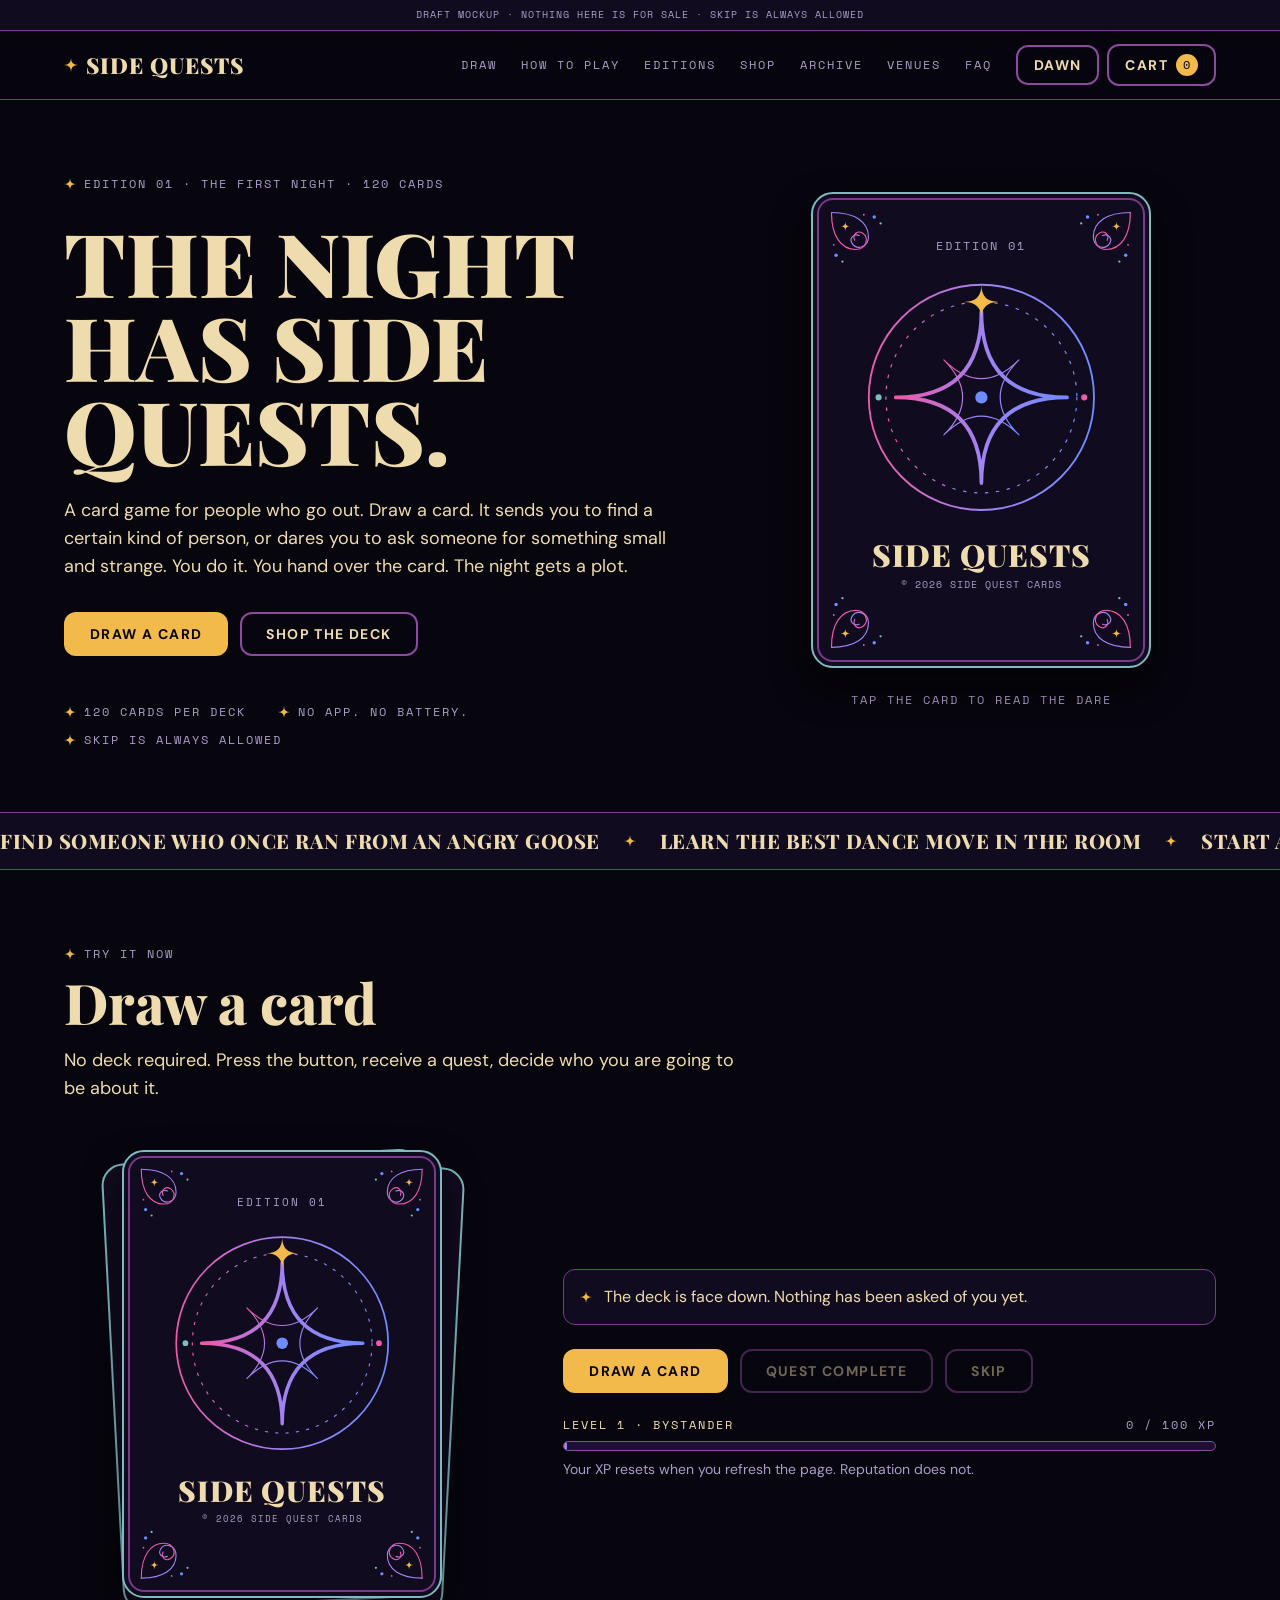
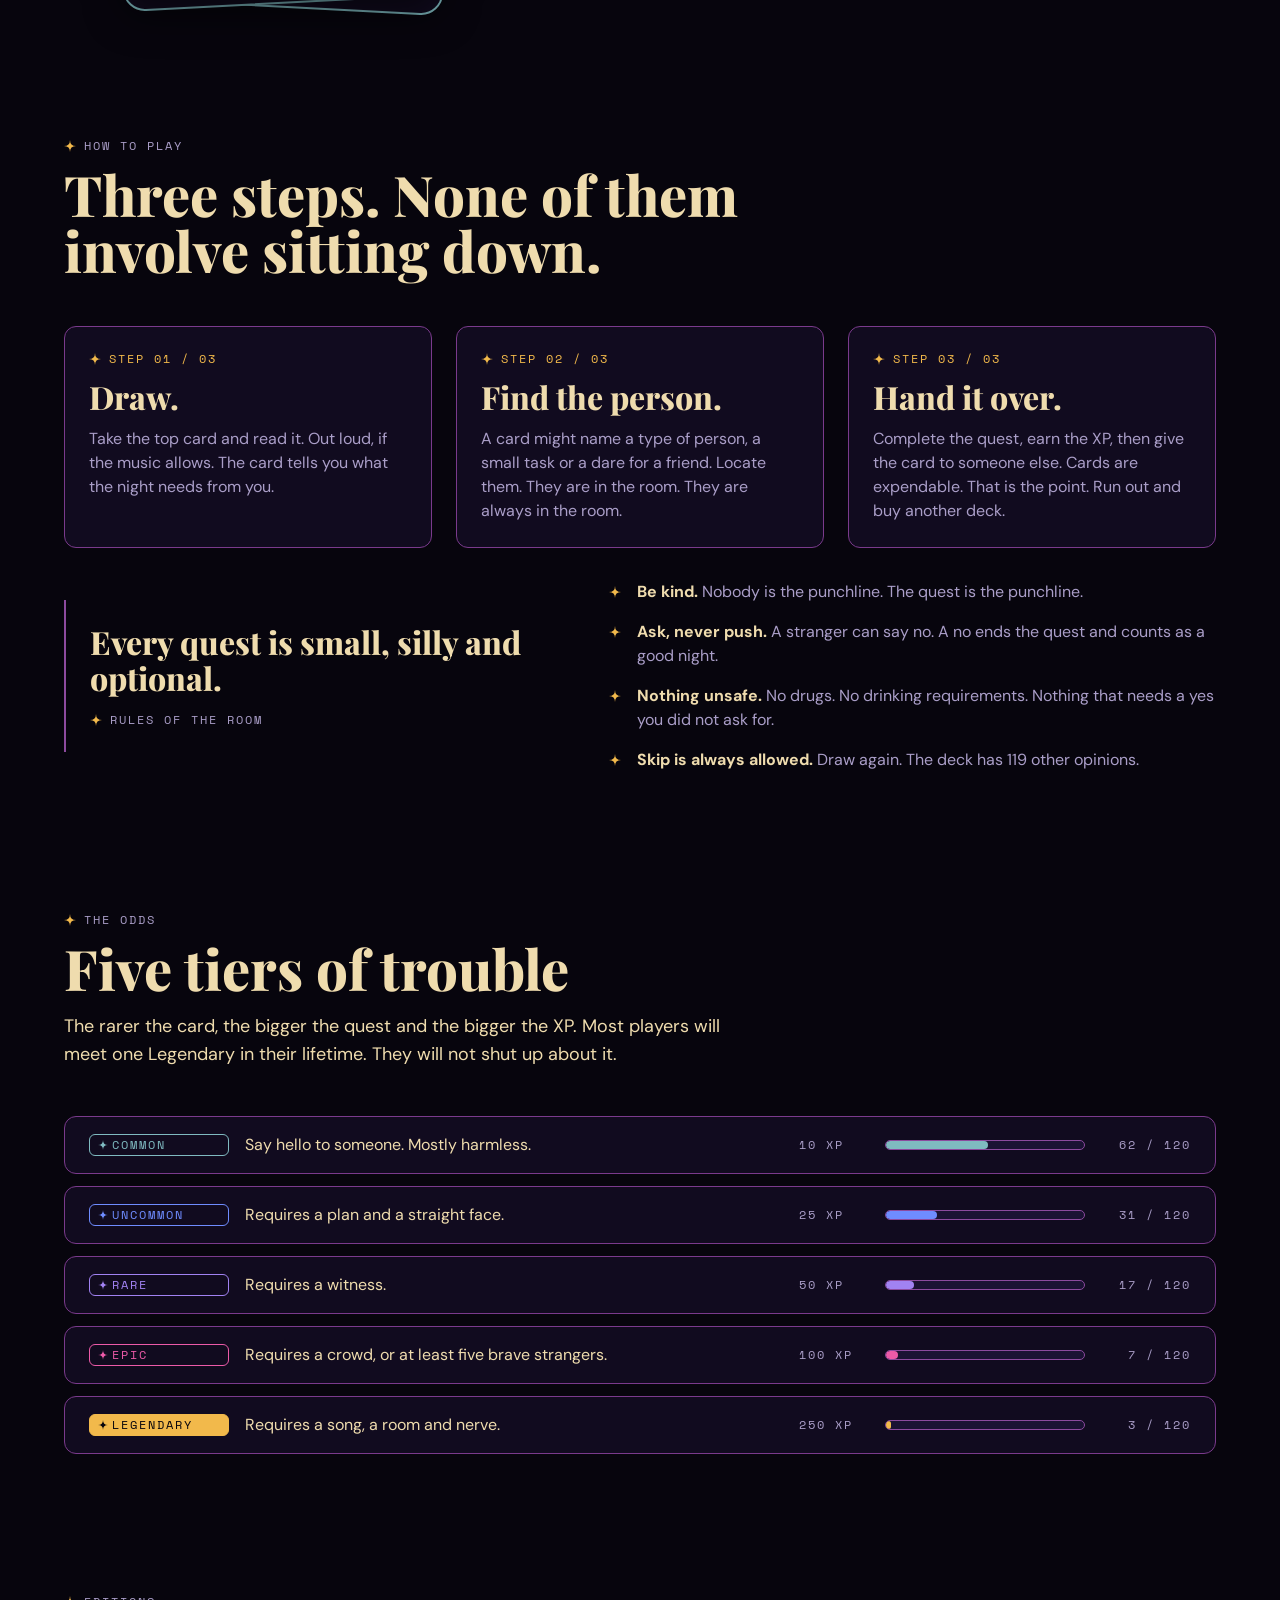
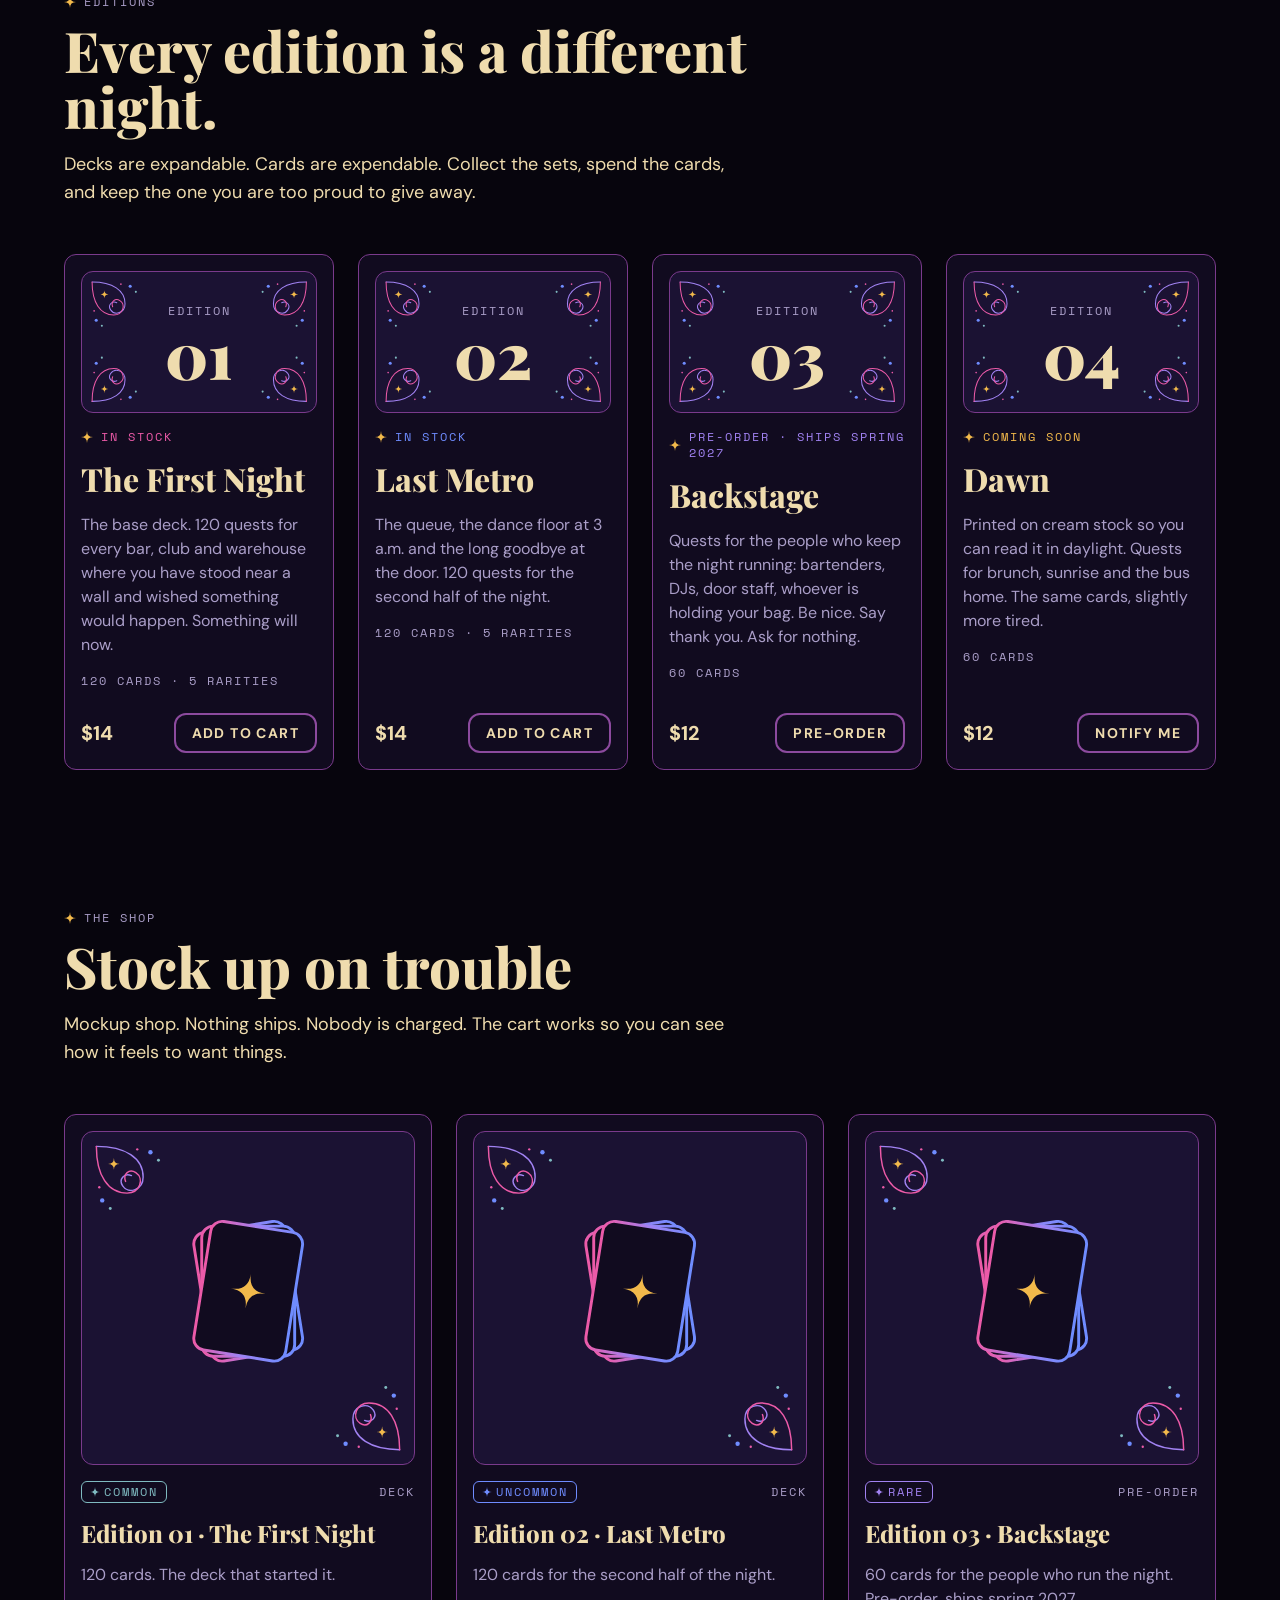
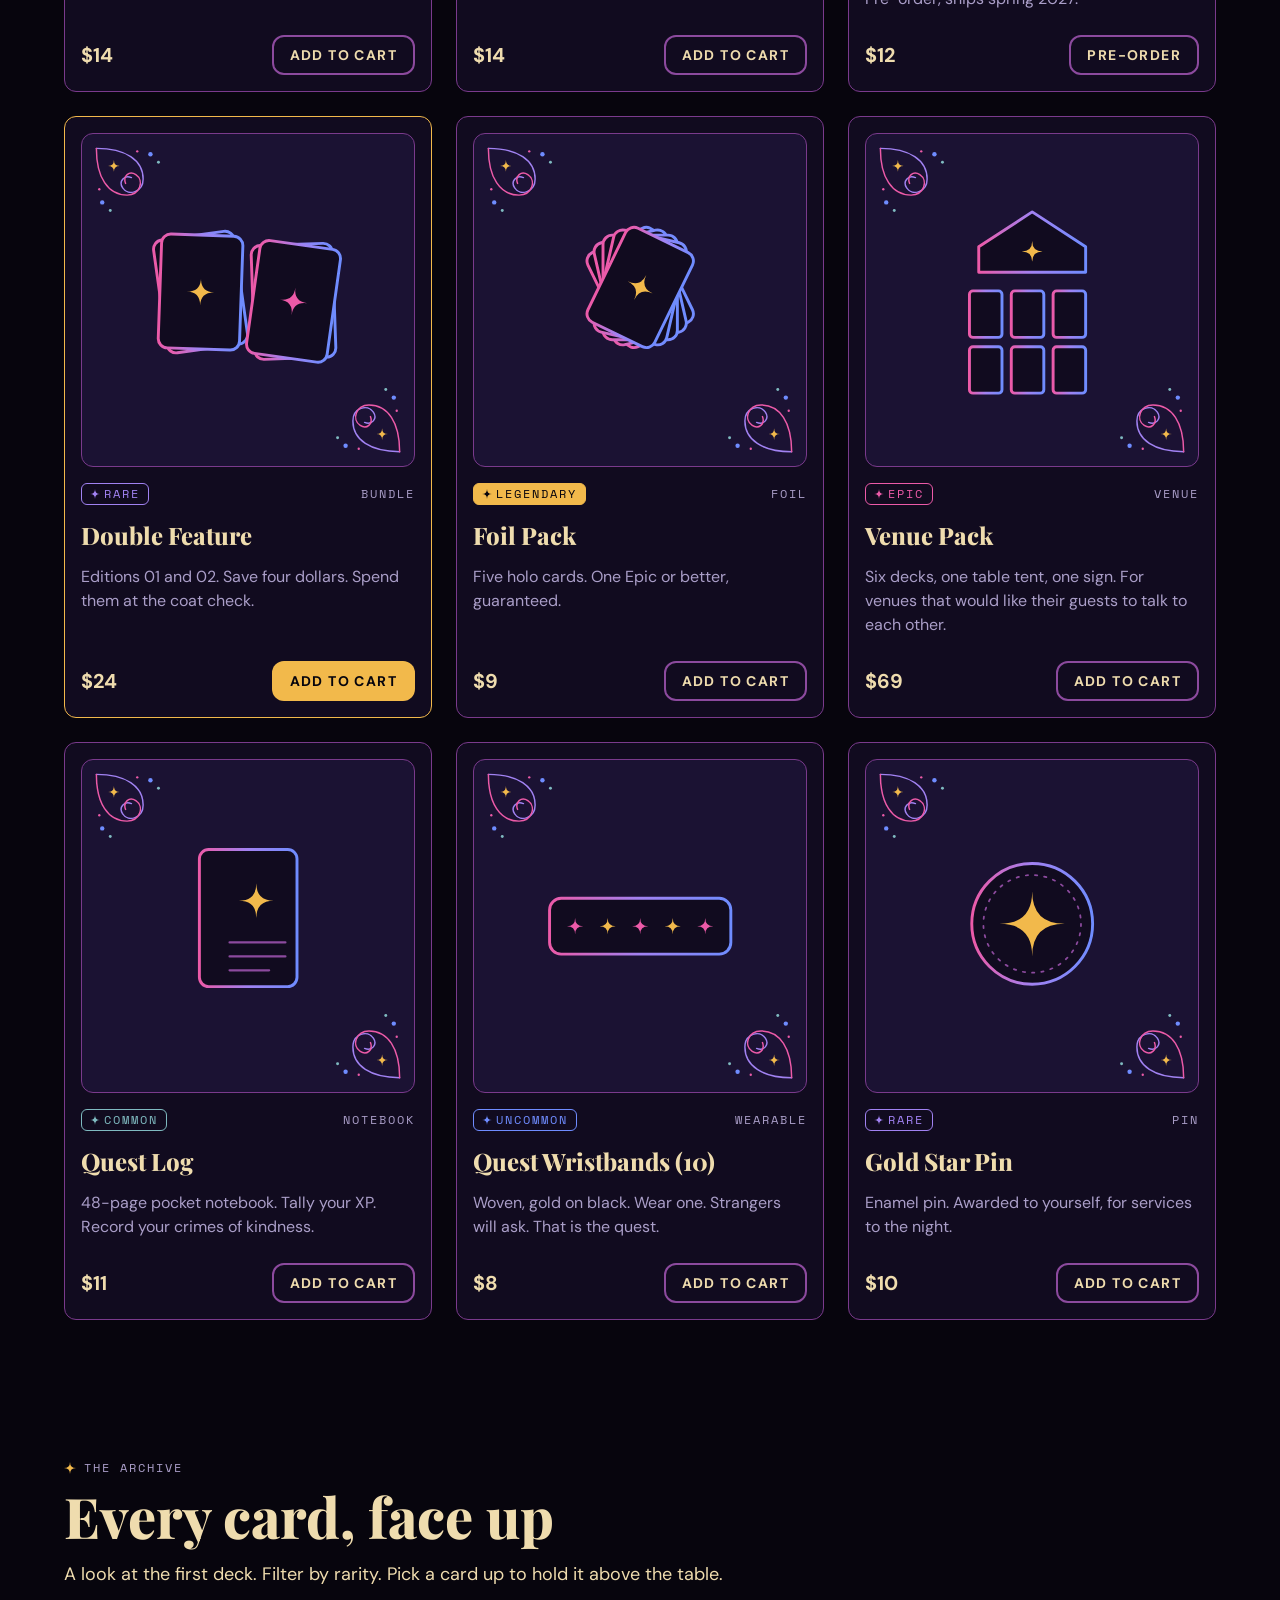
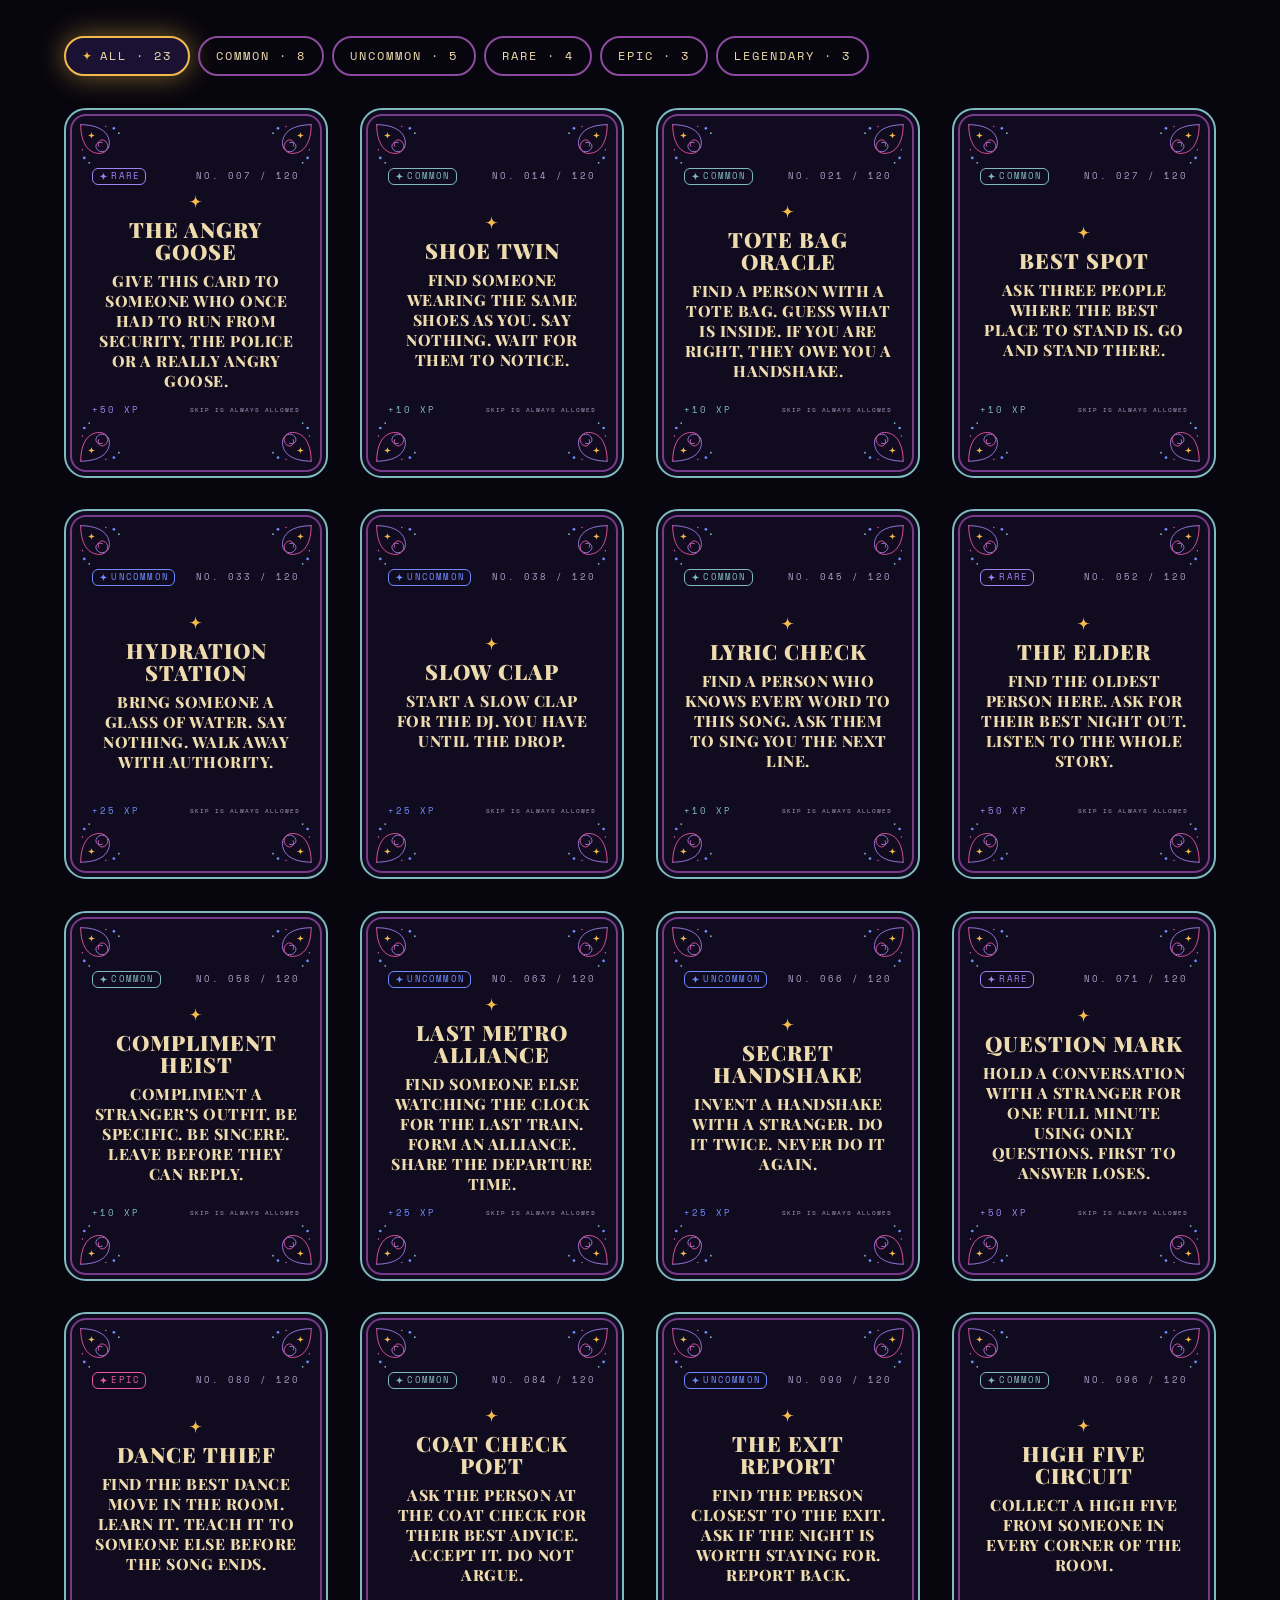
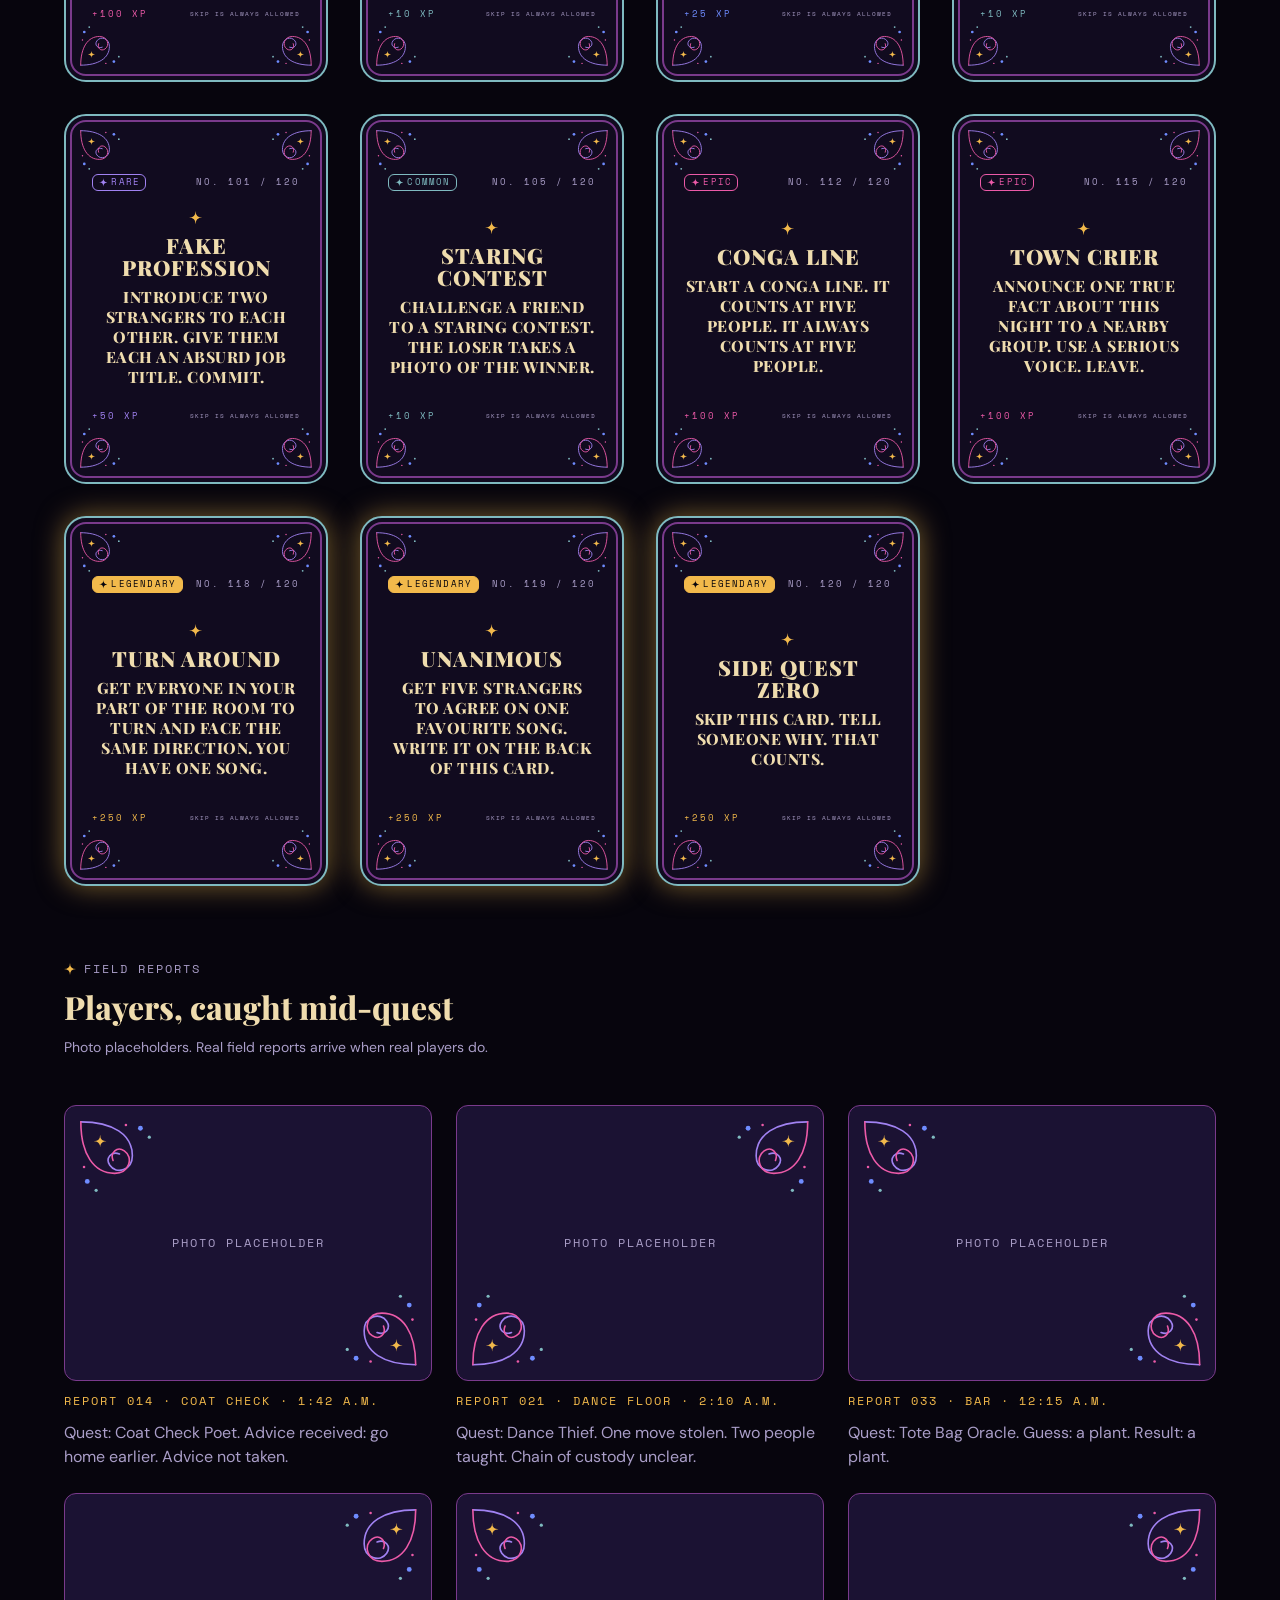
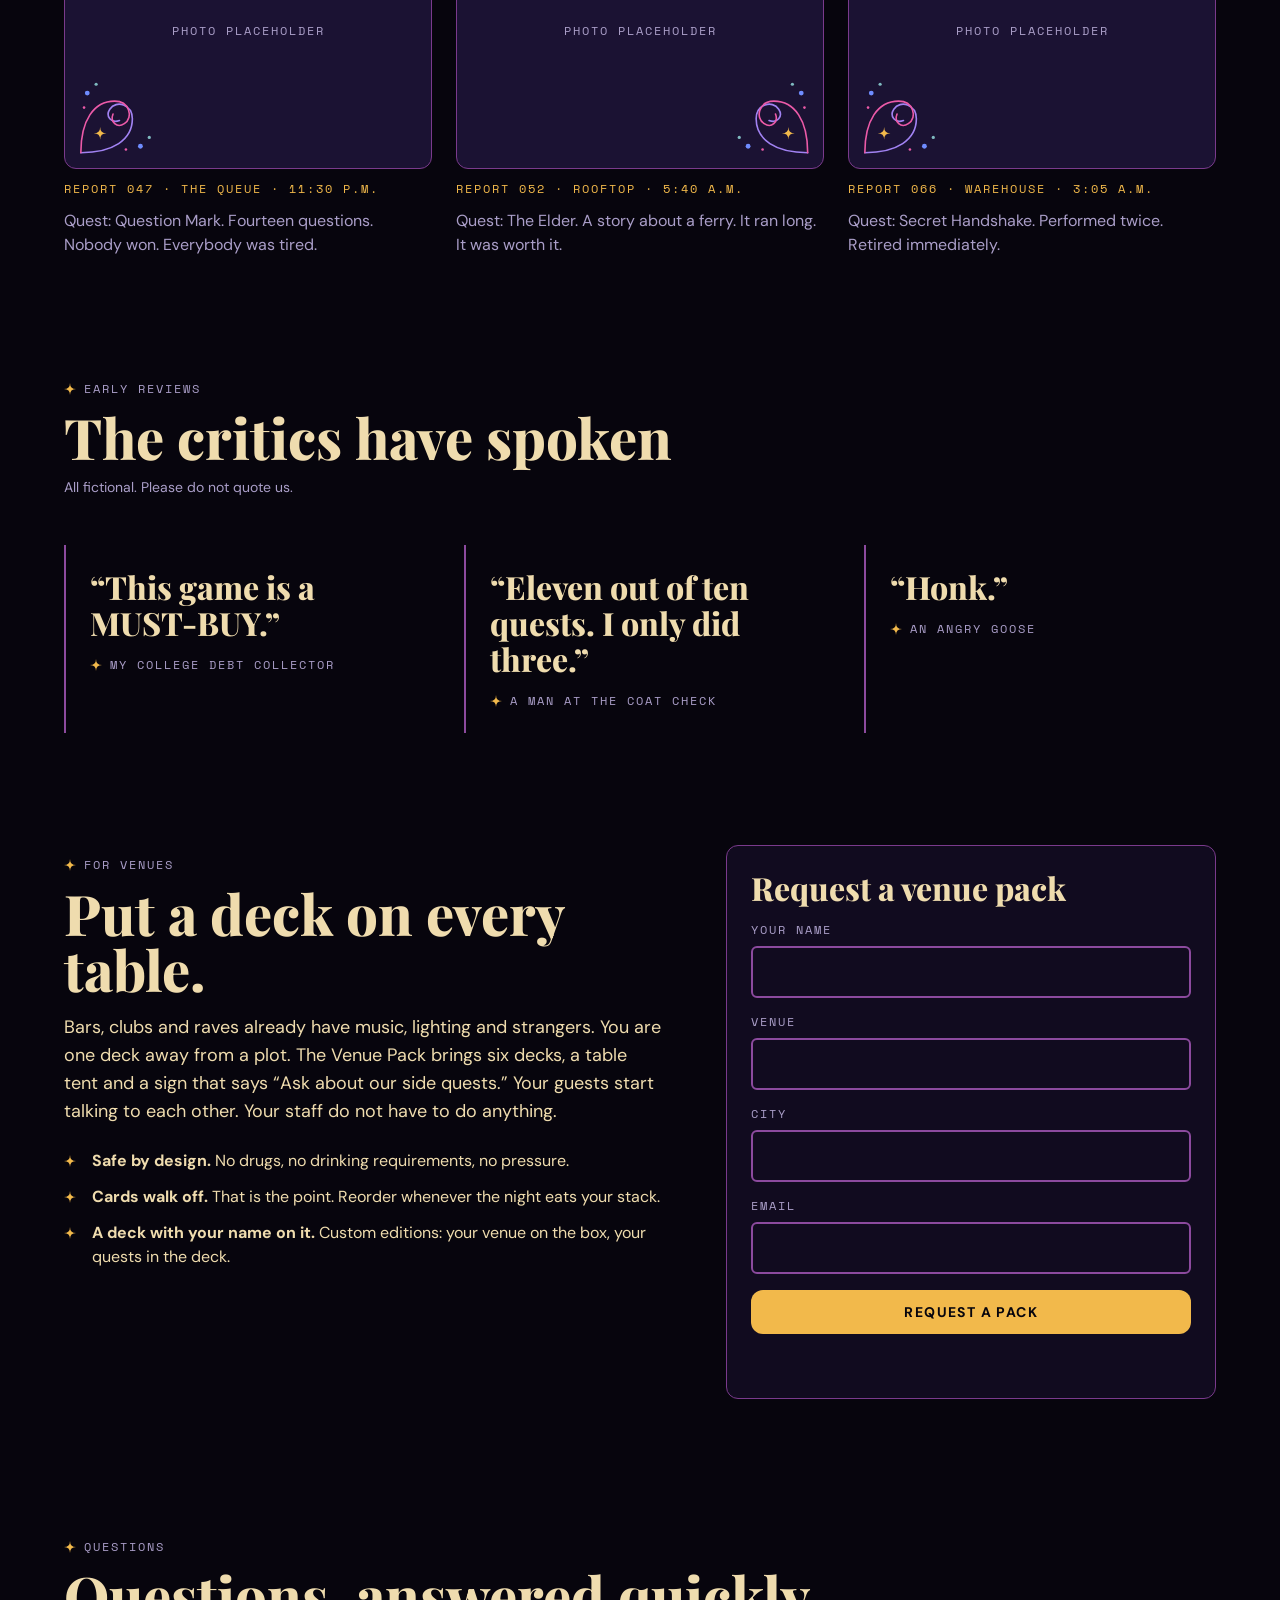
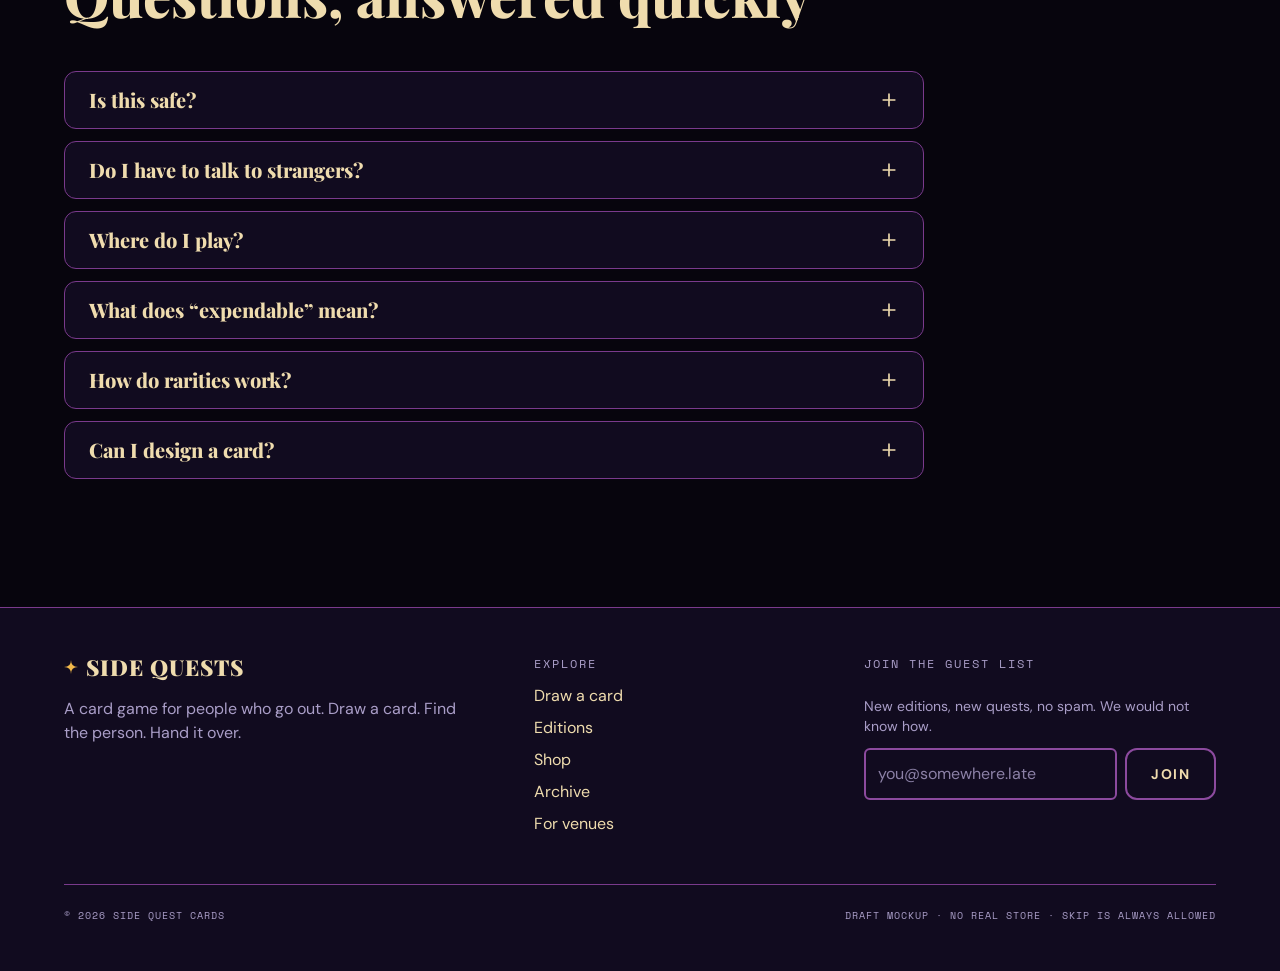
<file: sidequests/index.html>
<!doctype html>
<html lang="en" data-theme="night">
<head>
  <meta charset="utf-8">
  <meta name="viewport" content="width=device-width, initial-scale=1">
  <title>Side Quests — The night has side quests</title>
  <meta name="description" content="Side Quests is a dare card game for bars, clubs and raves. Draw a card. Find the person. Hand it over.">
  <meta name="robots" content="noindex, nofollow">
  <link rel="canonical" href="https://aeriel.xyz/sidequests/">
  <link rel="icon" href="data:image/svg+xml,%3Csvg xmlns='http://www.w3.org/2000/svg' viewBox='0 0 100 100'%3E%3Crect width='100' height='100' rx='18' fill='%2307050d'/%3E%3Cpath d='M50 12 Q50 50 88 50 Q50 50 50 88 Q50 50 12 50 Q50 50 50 12Z' fill='%23f2b94b'/%3E%3C/svg%3E">
  <link rel="preconnect" href="https://fonts.googleapis.com">
  <link rel="preconnect" href="https://fonts.gstatic.com" crossorigin>
  <link href="https://fonts.googleapis.com/css2?family=DM+Sans:wght@400;700&family=Playfair+Display:wght@800;900&family=Space+Mono&display=swap" rel="stylesheet">
  <link rel="stylesheet" href="/sidequests/assets/css/styles.css">
  <script src="/sidequests/assets/js/theme.js"></script>
</head>
<body>
  <a class="skip-link" href="#main">Skip to content</a>

  <!-- Shared graphics: the four-point star, card ornament, hood-gradient linework -->
  <svg width="0" height="0" style="position:absolute" aria-hidden="true" focusable="false">
    <defs>
      <linearGradient id="hood" x1="0" y1="0" x2="1" y2="0">
        <stop offset="0" style="stop-color:var(--magenta)"/>
        <stop offset="0.5" style="stop-color:var(--violet)"/>
        <stop offset="1" style="stop-color:var(--cobalt)"/>
      </linearGradient>
      <symbol id="star4" viewBox="0 0 100 100">
        <path d="M50 0 Q50 50 100 50 Q50 50 50 100 Q50 50 0 50 Q50 50 50 0Z" fill="currentColor"/>
      </symbol>
      <symbol id="orn-corner" viewBox="0 0 100 100">
        <path d="M6 6 C46 6 70 22 70 48 C70 66 50 72 42 60 C36 51 44 42 54 46" fill="none" stroke="var(--violet)" stroke-width="2" stroke-linecap="round"/>
        <path d="M6 6 C6 46 22 70 48 70 C66 70 72 50 60 42 C51 36 42 44 46 54" fill="none" stroke="var(--magenta)" stroke-width="2" stroke-linecap="round"/>
        <circle cx="80" cy="14" r="3" fill="var(--cobalt)"/>
        <circle cx="91" cy="25" r="2" fill="var(--teal)"/>
        <circle cx="14" cy="80" r="3" fill="var(--cobalt)"/>
        <circle cx="25" cy="91" r="2" fill="var(--teal)"/>
        <circle cx="62" cy="10" r="1.6" fill="var(--magenta)"/>
        <circle cx="10" cy="62" r="1.6" fill="var(--magenta)"/>
        <use href="#star4" x="22" y="22" width="16" height="16" style="color:var(--gold)"/>
      </symbol>
    </defs>
  </svg>

  <div class="mock-banner serial">Draft mockup · Nothing here is for sale · Skip is always allowed</div>

  <header class="site-header">
    <div class="wrap bar">
      <a class="wordmark" href="#top" aria-label="Side Quests, home">
        <svg class="star" viewBox="0 0 100 100" aria-hidden="true"><use href="#star4"/></svg>
        Side Quests
      </a>
      <nav class="nav" id="nav" aria-label="Main">
        <a href="#draw">Draw</a>
        <a href="#how">How to play</a>
        <a href="#editions">Editions</a>
        <a href="#shop">Shop</a>
        <a href="#archive">Archive</a>
        <a href="#venues">Venues</a>
        <a href="#faq">FAQ</a>
      </nav>
      <div class="bar__tools">
        <button class="btn btn--ghost btn--sm" id="theme-toggle" type="button" aria-pressed="false" aria-label="Switch to the Dawn theme">
          <span id="theme-label">Dawn</span>
        </button>
        <button class="btn btn--ghost btn--sm" id="cart-open" type="button" aria-label="Open cart, 0 items">
          Cart <span class="cart-count" id="cart-count">0</span>
        </button>
        <button class="btn btn--ghost btn--sm nav-toggle" id="nav-toggle" type="button" aria-expanded="false" aria-controls="nav">Menu</button>
      </div>
    </div>
  </header>

  <main id="main">
    <!-- ================= HERO ================= -->
    <section class="hero" id="top">
      <div class="wrap hero__grid">
        <div>
          <p class="eyebrow label"><svg class="star" viewBox="0 0 100 100" aria-hidden="true"><use href="#star4"/></svg>Edition 01 · The First Night · 120 cards</p>
          <h1 class="t-xl">The night has side quests.</h1>
          <p class="lede">A card game for people who go out. Draw a card. It sends you to find a certain kind of person, or dares you to ask someone for something small and strange. You do it. You hand over the card. The night gets a plot.</p>
          <div class="hero__cta">
            <a class="btn btn--primary" href="#draw">Draw a card</a>
            <a class="btn btn--ghost" href="#shop">Shop the deck</a>
          </div>
          <ul class="facts label">
            <li><svg class="star" viewBox="0 0 100 100" aria-hidden="true"><use href="#star4"/></svg>120 cards per deck</li>
            <li><svg class="star" viewBox="0 0 100 100" aria-hidden="true"><use href="#star4"/></svg>No app. No battery.</li>
            <li><svg class="star" viewBox="0 0 100 100" aria-hidden="true"><use href="#star4"/></svg>Skip is always allowed</li>
          </ul>
        </div>
        <div>
          <div class="hero__card" id="hero-card-slot"></div>
          <p class="hero__hint label">Tap the card to read the dare</p>
        </div>
      </div>
    </section>

    <!-- ================= TICKER ================= -->
    <div class="ticker" aria-label="A few quests from the deck">
      <div class="ticker__track" id="ticker-track">
        <div class="ticker__group" id="ticker-group">
          <span>Find someone who once ran from an angry goose</span>
          <svg class="star" viewBox="0 0 100 100" aria-hidden="true"><use href="#star4"/></svg>
          <span>Learn the best dance move in the room</span>
          <svg class="star" viewBox="0 0 100 100" aria-hidden="true"><use href="#star4"/></svg>
          <span>Start a slow clap for the DJ</span>
          <svg class="star" viewBox="0 0 100 100" aria-hidden="true"><use href="#star4"/></svg>
          <span>Ask the coat check for advice</span>
          <svg class="star" viewBox="0 0 100 100" aria-hidden="true"><use href="#star4"/></svg>
          <span>Collect a high five from every corner</span>
          <svg class="star" viewBox="0 0 100 100" aria-hidden="true"><use href="#star4"/></svg>
          <span>Bring someone a glass of water</span>
          <svg class="star" viewBox="0 0 100 100" aria-hidden="true"><use href="#star4"/></svg>
          <span>Invent a handshake. Use it once</span>
          <svg class="star" viewBox="0 0 100 100" aria-hidden="true"><use href="#star4"/></svg>
          <span>Skip is always allowed</span>
          <svg class="star" viewBox="0 0 100 100" aria-hidden="true"><use href="#star4"/></svg>
        </div>
      </div>
    </div>

    <!-- ================= DRAW ================= -->
    <section class="section" id="draw" aria-labelledby="draw-title">
      <div class="wrap">
        <div class="section__head">
          <p class="eyebrow label"><svg class="star" viewBox="0 0 100 100" aria-hidden="true"><use href="#star4"/></svg>Try it now</p>
          <h2 class="t-lg" id="draw-title">Draw a card</h2>
          <p class="lede">No deck required. Press the button, receive a quest, decide who you are going to be about it.</p>
        </div>
        <div class="draw">
          <div class="deck" id="draw-slot"></div>
          <div class="draw__panel">
            <div class="status" id="draw-status" role="status" aria-live="polite">
              <svg class="star" viewBox="0 0 100 100" aria-hidden="true"><use href="#star4"/></svg>
              <span>The deck is face down. Nothing has been asked of you yet.</span>
            </div>
            <div class="draw__actions">
              <button class="btn btn--primary" id="draw-btn" type="button">Draw a card</button>
              <button class="btn btn--ghost" id="complete-btn" type="button" disabled>Quest complete</button>
              <button class="btn btn--ghost" id="skip-btn" type="button" disabled>Skip</button>
            </div>
            <div class="xp">
              <div class="xp__row">
                <span class="label" id="xp-level">Level 1 · Bystander</span>
                <span class="label muted" id="xp-text">0 / 100 XP</span>
              </div>
              <div class="xpbar xpbar--hood" id="xp-bar" role="progressbar" aria-labelledby="xp-level" aria-valuemin="0" aria-valuemax="100" aria-valuenow="0"><span id="xp-fill" style="width:0%"></span></div>
              <p class="body-sm muted" style="margin:0">Your XP resets when you refresh the page. Reputation does not.</p>
            </div>
          </div>
        </div>
      </div>
    </section>

    <!-- ================= HOW TO PLAY ================= -->
    <section class="section" id="how" aria-labelledby="how-title">
      <div class="wrap">
        <div class="section__head">
          <p class="eyebrow label"><svg class="star" viewBox="0 0 100 100" aria-hidden="true"><use href="#star4"/></svg>How to play</p>
          <h2 class="t-lg" id="how-title">Three steps. None of them involve sitting down.</h2>
        </div>
        <ol class="steps">
          <li class="step panel">
            <span class="label"><svg class="star" viewBox="0 0 100 100" aria-hidden="true"><use href="#star4"/></svg>Step 01 / 03</span>
            <h3 class="t-md">Draw.</h3>
            <p>Take the top card and read it. Out loud, if the music allows. The card tells you what the night needs from you.</p>
          </li>
          <li class="step panel">
            <span class="label"><svg class="star" viewBox="0 0 100 100" aria-hidden="true"><use href="#star4"/></svg>Step 02 / 03</span>
            <h3 class="t-md">Find the person.</h3>
            <p>A card might name a type of person, a small task or a dare for a friend. Locate them. They are in the room. They are always in the room.</p>
          </li>
          <li class="step panel">
            <span class="label"><svg class="star" viewBox="0 0 100 100" aria-hidden="true"><use href="#star4"/></svg>Step 03 / 03</span>
            <h3 class="t-md">Hand it over.</h3>
            <p>Complete the quest, earn the XP, then give the card to someone else. Cards are expendable. That is the point. Run out and buy another deck.</p>
          </li>
        </ol>

        <div class="rules">
          <blockquote class="pull">
            <p>Every quest is small, silly and optional.</p>
            <footer class="label"><svg class="star" viewBox="0 0 100 100" aria-hidden="true"><use href="#star4"/></svg>Rules of the room</footer>
          </blockquote>
          <ul>
            <li><svg class="star" viewBox="0 0 100 100" aria-hidden="true"><use href="#star4"/></svg><p style="margin:0"><strong>Be kind.</strong> <span>Nobody is the punchline. The quest is the punchline.</span></p></li>
            <li><svg class="star" viewBox="0 0 100 100" aria-hidden="true"><use href="#star4"/></svg><p style="margin:0"><strong>Ask, never push.</strong> <span>A stranger can say no. A no ends the quest and counts as a good night.</span></p></li>
            <li><svg class="star" viewBox="0 0 100 100" aria-hidden="true"><use href="#star4"/></svg><p style="margin:0"><strong>Nothing unsafe.</strong> <span>No drugs. No drinking requirements. Nothing that needs a yes you did not ask for.</span></p></li>
            <li><svg class="star" viewBox="0 0 100 100" aria-hidden="true"><use href="#star4"/></svg><p style="margin:0"><strong>Skip is always allowed.</strong> <span>Draw again. The deck has 119 other opinions.</span></p></li>
          </ul>
        </div>
      </div>
    </section>

    <!-- ================= RARITY ================= -->
    <section class="section" id="odds" aria-labelledby="odds-title">
      <div class="wrap">
        <div class="section__head">
          <p class="eyebrow label"><svg class="star" viewBox="0 0 100 100" aria-hidden="true"><use href="#star4"/></svg>The odds</p>
          <h2 class="t-lg" id="odds-title">Five tiers of trouble</h2>
          <p class="lede">The rarer the card, the bigger the quest and the bigger the XP. Most players will meet one Legendary in their lifetime. They will not shut up about it.</p>
        </div>
        <ul class="rlist" id="rarity-list"></ul>
      </div>
    </section>

    <!-- ================= EDITIONS ================= -->
    <section class="section" id="editions" aria-labelledby="editions-title">
      <div class="wrap">
        <div class="section__head">
          <p class="eyebrow label"><svg class="star" viewBox="0 0 100 100" aria-hidden="true"><use href="#star4"/></svg>Editions</p>
          <h2 class="t-lg" id="editions-title">Every edition is a different night.</h2>
          <p class="lede">Decks are expandable. Cards are expendable. Collect the sets, spend the cards, and keep the one you are too proud to give away.</p>
        </div>
        <div class="grid-4" id="editions-grid"></div>
      </div>
    </section>

    <!-- ================= SHOP ================= -->
    <section class="section" id="shop" aria-labelledby="shop-title">
      <div class="wrap">
        <div class="section__head">
          <p class="eyebrow label"><svg class="star" viewBox="0 0 100 100" aria-hidden="true"><use href="#star4"/></svg>The shop</p>
          <h2 class="t-lg" id="shop-title">Stock up on trouble</h2>
          <p class="lede">Mockup shop. Nothing ships. Nobody is charged. The cart works so you can see how it feels to want things.</p>
        </div>
        <div class="grid-3" id="shop-grid"></div>
      </div>
    </section>

    <!-- ================= ARCHIVE ================= -->
    <section class="section" id="archive" aria-labelledby="archive-title">
      <div class="wrap">
        <div class="section__head">
          <p class="eyebrow label"><svg class="star" viewBox="0 0 100 100" aria-hidden="true"><use href="#star4"/></svg>The archive</p>
          <h2 class="t-lg" id="archive-title">Every card, face up</h2>
          <p class="lede">A look at the first deck. Filter by rarity. Pick a card up to hold it above the table.</p>
        </div>
        <div class="chips" id="chips" role="group" aria-label="Filter cards by rarity"></div>
        <ul class="archive" id="archive-grid"></ul>

        <div class="section__head" style="margin-top:var(--space-8)">
          <p class="eyebrow label"><svg class="star" viewBox="0 0 100 100" aria-hidden="true"><use href="#star4"/></svg>Field reports</p>
          <h3 class="t-md">Players, caught mid-quest</h3>
          <p class="body-sm muted" style="margin-top:var(--space-3)">Photo placeholders. Real field reports arrive when real players do.</p>
        </div>
        <ul class="reports" id="reports">
          <li class="report">
            <div class="art"><svg class="orn orn--tl" viewBox="0 0 100 100" aria-hidden="true"><use href="#orn-corner"/></svg><svg class="orn orn--br" style="transform:scale(-1,-1)" viewBox="0 0 100 100" aria-hidden="true"><use href="#orn-corner"/></svg><span class="label">Photo placeholder</span></div>
            <h4>Report 014 · Coat check · 1:42 a.m.</h4>
            <p>Quest: Coat Check Poet. Advice received: go home earlier. Advice not taken.</p>
          </li>
          <li class="report">
            <div class="art"><svg class="orn orn--tr" viewBox="0 0 100 100" aria-hidden="true"><use href="#orn-corner"/></svg><svg class="orn orn--bl" viewBox="0 0 100 100" aria-hidden="true"><use href="#orn-corner"/></svg><span class="label">Photo placeholder</span></div>
            <h4>Report 021 · Dance floor · 2:10 a.m.</h4>
            <p>Quest: Dance Thief. One move stolen. Two people taught. Chain of custody unclear.</p>
          </li>
          <li class="report">
            <div class="art"><svg class="orn orn--tl" viewBox="0 0 100 100" aria-hidden="true"><use href="#orn-corner"/></svg><svg class="orn orn--br" viewBox="0 0 100 100" aria-hidden="true"><use href="#orn-corner"/></svg><span class="label">Photo placeholder</span></div>
            <h4>Report 033 · Bar · 12:15 a.m.</h4>
            <p>Quest: Tote Bag Oracle. Guess: a plant. Result: a plant.</p>
          </li>
          <li class="report">
            <div class="art"><svg class="orn orn--tr" viewBox="0 0 100 100" aria-hidden="true"><use href="#orn-corner"/></svg><svg class="orn orn--bl" viewBox="0 0 100 100" aria-hidden="true"><use href="#orn-corner"/></svg><span class="label">Photo placeholder</span></div>
            <h4>Report 047 · The queue · 11:30 p.m.</h4>
            <p>Quest: Question Mark. Fourteen questions. Nobody won. Everybody was tired.</p>
          </li>
          <li class="report">
            <div class="art"><svg class="orn orn--tl" viewBox="0 0 100 100" aria-hidden="true"><use href="#orn-corner"/></svg><svg class="orn orn--br" viewBox="0 0 100 100" aria-hidden="true"><use href="#orn-corner"/></svg><span class="label">Photo placeholder</span></div>
            <h4>Report 052 · Rooftop · 5:40 a.m.</h4>
            <p>Quest: The Elder. A story about a ferry. It ran long. It was worth it.</p>
          </li>
          <li class="report">
            <div class="art"><svg class="orn orn--tr" viewBox="0 0 100 100" aria-hidden="true"><use href="#orn-corner"/></svg><svg class="orn orn--bl" viewBox="0 0 100 100" aria-hidden="true"><use href="#orn-corner"/></svg><span class="label">Photo placeholder</span></div>
            <h4>Report 066 · Warehouse · 3:05 a.m.</h4>
            <p>Quest: Secret Handshake. Performed twice. Retired immediately.</p>
          </li>
        </ul>
      </div>
    </section>

    <!-- ================= REVIEWS ================= -->
    <section class="section section--tight" aria-labelledby="reviews-title">
      <div class="wrap">
        <div class="section__head">
          <p class="eyebrow label"><svg class="star" viewBox="0 0 100 100" aria-hidden="true"><use href="#star4"/></svg>Early reviews</p>
          <h2 class="t-lg" id="reviews-title">The critics have spoken</h2>
          <p class="body-sm muted" style="margin-top:var(--space-3)">All fictional. Please do not quote us.</p>
        </div>
        <div class="quotes">
          <blockquote class="pull"><p>“This game is a MUST-BUY.”</p><footer class="label"><svg class="star" viewBox="0 0 100 100" aria-hidden="true"><use href="#star4"/></svg>My college debt collector</footer></blockquote>
          <blockquote class="pull"><p>“Eleven out of ten quests. I only did three.”</p><footer class="label"><svg class="star" viewBox="0 0 100 100" aria-hidden="true"><use href="#star4"/></svg>A man at the coat check</footer></blockquote>
          <blockquote class="pull"><p>“Honk.”</p><footer class="label"><svg class="star" viewBox="0 0 100 100" aria-hidden="true"><use href="#star4"/></svg>An angry goose</footer></blockquote>
        </div>
      </div>
    </section>

    <!-- ================= VENUES ================= -->
    <section class="section" id="venues" aria-labelledby="venues-title">
      <div class="wrap venues">
        <div>
          <p class="eyebrow label"><svg class="star" viewBox="0 0 100 100" aria-hidden="true"><use href="#star4"/></svg>For venues</p>
          <h2 class="t-lg" id="venues-title">Put a deck on every table.</h2>
          <p class="lede">Bars, clubs and raves already have music, lighting and strangers. You are one deck away from a plot. The Venue Pack brings six decks, a table tent and a sign that says “Ask about our side quests.” Your guests start talking to each other. Your staff do not have to do anything.</p>
          <ul>
            <li><svg class="star" viewBox="0 0 100 100" aria-hidden="true"><use href="#star4"/></svg><span><strong>Safe by design.</strong> No drugs, no drinking requirements, no pressure.</span></li>
            <li><svg class="star" viewBox="0 0 100 100" aria-hidden="true"><use href="#star4"/></svg><span><strong>Cards walk off.</strong> That is the point. Reorder whenever the night eats your stack.</span></li>
            <li><svg class="star" viewBox="0 0 100 100" aria-hidden="true"><use href="#star4"/></svg><span><strong>A deck with your name on it.</strong> Custom editions: your venue on the box, your quests in the deck.</span></li>
          </ul>
        </div>
        <form class="panel form" id="venue-form" novalidate>
          <h3 class="t-md">Request a venue pack</h3>
          <div class="field"><label class="label" for="v-name">Your name</label><input id="v-name" name="name" autocomplete="name" required></div>
          <div class="field"><label class="label" for="v-venue">Venue</label><input id="v-venue" name="venue" required></div>
          <div class="field"><label class="label" for="v-city">City</label><input id="v-city" name="city" autocomplete="address-level2"></div>
          <div class="field"><label class="label" for="v-email">Email</label><input id="v-email" name="email" type="email" autocomplete="email" required></div>
          <button class="btn btn--primary" type="submit">Request a pack</button>
          <p class="form__msg body-sm" id="venue-msg" role="status" aria-live="polite"></p>
        </form>
      </div>
    </section>

    <!-- ================= FAQ ================= -->
    <section class="section" id="faq" aria-labelledby="faq-title">
      <div class="wrap">
        <div class="section__head">
          <p class="eyebrow label"><svg class="star" viewBox="0 0 100 100" aria-hidden="true"><use href="#star4"/></svg>Questions</p>
          <h2 class="t-lg" id="faq-title">Questions, answered quickly</h2>
        </div>
        <div class="faq">
          <details>
            <summary>Is this safe?<svg class="icon" viewBox="0 0 24 24" aria-hidden="true"><path d="M12 5v14M5 12h14"/></svg></summary>
            <p>Every quest is small, silly and optional. Nothing involves drugs, nothing requires a drink, and nothing needs a stranger to say yes before it can be completed. Skip is always allowed.</p>
          </details>
          <details>
            <summary>Do I have to talk to strangers?<svg class="icon" viewBox="0 0 24 24" aria-hidden="true"><path d="M12 5v14M5 12h14"/></svg></summary>
            <p>Some cards say so. Skip them. Draw again. You can also hand any card to a friend, who will pretend they did not see it.</p>
          </details>
          <details>
            <summary>Where do I play?<svg class="icon" viewBox="0 0 24 24" aria-hidden="true"><path d="M12 5v14M5 12h14"/></svg></summary>
            <p>Bars, clubs, raves, festivals, house parties, coat check lines, rooftops and the long walk to the metro. It also works at home, though the cards will be disappointed.</p>
          </details>
          <details>
            <summary>What does “expendable” mean?<svg class="icon" viewBox="0 0 24 24" aria-hidden="true"><path d="M12 5v14M5 12h14"/></svg></summary>
            <p>You are meant to give cards away. Hand one to a stranger, a bartender or a friend and the quest goes with it. Run out and buy another deck. New editions add new quests to the pile.</p>
          </details>
          <details>
            <summary>How do rarities work?<svg class="icon" viewBox="0 0 24 24" aria-hidden="true"><path d="M12 5v14M5 12h14"/></svg></summary>
            <p>Each deck has five tiers: Common, Uncommon, Rare, Epic and Legendary. The rarer the card, the bigger the quest and the bigger the XP. A tier is always printed as a word on the card, never as colour alone.</p>
          </details>
          <details>
            <summary>Can I design a card?<svg class="icon" viewBox="0 0 24 24" aria-hidden="true"><path d="M12 5v14M5 12h14"/></svg></summary>
            <p>Maybe. Submissions open when this is a real store. Until then, keep your best dare to yourself and test it on someone you trust.</p>
          </details>
        </div>
      </div>
    </section>
  </main>

  <footer class="site-footer">
    <div class="wrap">
      <div class="footer__grid">
        <div>
          <a class="wordmark" href="#top"><svg class="star" viewBox="0 0 100 100" aria-hidden="true"><use href="#star4"/></svg>Side Quests</a>
          <p class="muted" style="margin:var(--space-4) 0 0;max-width:36ch">A card game for people who go out. Draw a card. Find the person. Hand it over.</p>
        </div>
        <div>
          <h2 class="label">Explore</h2>
          <ul>
            <li><a href="#draw">Draw a card</a></li>
            <li><a href="#editions">Editions</a></li>
            <li><a href="#shop">Shop</a></li>
            <li><a href="#archive">Archive</a></li>
            <li><a href="#venues">For venues</a></li>
          </ul>
        </div>
        <form class="newsletter" id="news-form" novalidate>
          <h2 class="label">Join the guest list</h2>
          <p class="body-sm muted" style="margin:0">New editions, new quests, no spam. We would not know how.</p>
          <div class="row">
            <div class="field"><label class="sr-only" for="n-email">Email</label><input id="n-email" name="email" type="email" placeholder="you@somewhere.late" autocomplete="email" required></div>
            <button class="btn btn--ghost" type="submit">Join</button>
          </div>
          <p class="form__msg body-sm" id="news-msg" role="status" aria-live="polite"></p>
        </form>
      </div>
      <div class="footer__legal serial">
        <span>© 2026 Side Quest Cards</span>
        <span>Draft mockup · No real store · Skip is always allowed</span>
      </div>
    </div>
  </footer>

  <!-- Cart drawer -->
  <dialog class="drawer" id="cart-dialog" aria-labelledby="cart-title">
    <div class="dlg">
      <div class="dlg__head">
        <h2 class="t-md" id="cart-title">Your cart</h2>
        <button class="btn btn--ghost btn--icon" id="cart-close" type="button" aria-label="Close cart"><svg class="icon" viewBox="0 0 24 24" aria-hidden="true"><path d="M6 6l12 12M18 6L6 18"/></svg></button>
      </div>
      <ul class="cart-list" id="cart-items"></ul>
      <div style="display:grid;gap:var(--space-3)">
        <div class="cart-total"><span class="label">Subtotal</span><span class="price" id="cart-subtotal">$0</span></div>
        <p class="body-sm muted" style="margin:0">Shipping: free, because nothing ships.</p>
        <button class="btn btn--primary" id="cart-checkout" type="button" disabled>Checkout</button>
      </div>
    </div>
  </dialog>

  <!-- Card viewer -->
  <dialog class="viewer" id="card-dialog" aria-labelledby="viewer-title">
    <div class="dlg">
      <div class="dlg__head">
        <h2 class="t-md" id="viewer-title">Card</h2>
        <button class="btn btn--ghost btn--icon" id="card-close" type="button" aria-label="Close card viewer"><svg class="icon" viewBox="0 0 24 24" aria-hidden="true"><path d="M6 6l12 12M18 6L6 18"/></svg></button>
      </div>
      <div id="card-dialog-slot"></div>
      <p class="viewer__meta label" id="card-dialog-meta"></p>
      <div class="viewer__actions">
        <button class="btn btn--ghost" id="card-dialog-flip" type="button">Flip card</button>
        <button class="btn btn--primary" id="card-dialog-add" type="button">Add the deck</button>
      </div>
    </div>
  </dialog>

  <!-- Mock checkout -->
  <dialog class="mock" id="mock-dialog" aria-labelledby="mock-title">
    <div class="dlg">
      <h2 class="t-md" id="mock-title">Nothing was bought.</h2>
      <p style="margin:0">Side Quests is a draft site. There is no store, no payment and no warehouse. Your wallet is exactly as full as you left it. Go outside. There is a quest waiting.</p>
      <button class="btn btn--primary" id="mock-close" type="button">Back to the draft</button>
    </div>
  </dialog>

  <div class="sr-only" id="live" role="status" aria-live="polite"></div>

  <script src="/sidequests/assets/js/app.js" defer></script>
</body>
</html>
</file>
<file: sidequests/assets/css/styles.css>
/* ==========================================================================
   SIDE QUESTS — draft mockup
   Every colour, type style, space, radius and glow below comes from the
   Side Quests design system tokens (Night = home theme, Dawn = parchment).
   ========================================================================== */

:root {
  --font-display: "Playfair Display", "Times New Roman", serif;
  --font-sans: "DM Sans", system-ui, sans-serif;
  --font-mono: "Space Mono", ui-monospace, monospace;

  --space-1: 4px;
  --space-2: 8px;
  --space-3: 12px;
  --space-4: 16px;
  --space-5: 24px;
  --space-6: 32px;
  --space-7: 48px;
  --space-8: 64px;

  --radius-sm: 6px;
  --radius-md: 12px;
  --radius-card: 22px;
  --radius-pill: 999px;

  --glow-magenta: 0 0 24px 0 rgba(236, 90, 168, 0.45);
  --glow-cobalt: 0 0 24px 0 rgba(111, 140, 255, 0.45);
  --glow-gold: 0 0 28px 0 rgba(242, 185, 75, 0.5);
  --card-lift: 0 18px 36px 0 rgba(0, 0, 0, 0.55);
}

:root,
:root[data-theme="night"] {
  --surface-void: #07050d;
  --surface-card: #110b1f;
  --surface-raised: #1b1233;
  --ink: #efdcae;
  --ink-muted: #aa9ec8;
  --line: #7a3a8c;
  --line-strong: #8c4a9e;
  --gold: #f2b94b;
  --fill-gold: #f2b94b;
  --on-fill-gold: #07050d;
  --magenta: #ec5aa8;
  --violet: #a182f2;
  --cobalt: #6f8cff;
  --teal: #7fbac0;
  --success: #5fd0e0;
  --danger: #ff7d8c;
  --star-field: 0.22;
}

:root[data-theme="dawn"] {
  --surface-void: #f2e8d0;
  --surface-card: #faf3e2;
  --surface-raised: #fffaf0;
  --ink: #1a1030;
  --ink-muted: #54476f;
  --line: #8a5a9a;
  --line-strong: #6e3f80;
  --gold: #7a4f00;
  --fill-gold: #f2b94b;
  --on-fill-gold: #1a1030;
  --magenta: #a3216c;
  --violet: #5b2fb4;
  --cobalt: #2438b8;
  --teal: #276a72;
  --success: #0b6f80;
  --danger: #a8182e;
  --star-field: 0.1;
}

/* Rarity = colour plus a word. */
[data-r="common"] { --r: var(--teal); --rglow: var(--glow-cobalt); }
[data-r="uncommon"] { --r: var(--cobalt); --rglow: var(--glow-cobalt); }
[data-r="rare"] { --r: var(--violet); --rglow: var(--glow-cobalt); }
[data-r="epic"] { --r: var(--magenta); --rglow: var(--glow-magenta); }
[data-r="legendary"] { --r: var(--gold); --rglow: var(--glow-gold); }

/* --------------------------------------------------------------------------
   Base
   -------------------------------------------------------------------------- */
*, *::before, *::after { box-sizing: border-box; }

html {
  scroll-behavior: smooth;
  scroll-padding-top: 88px;
  background: var(--surface-void);
  color: var(--ink);
  -webkit-text-size-adjust: 100%;
}

body {
  margin: 0;
  font: 400 16px/24px var(--font-sans);
  background: var(--surface-void);
  color: var(--ink);
  min-height: 100vh;
  position: relative;
  overflow-x: hidden;
}

/* The ceiling of a club at 4 a.m.: tiny gold stars. */
body::before {
  content: "";
  position: fixed;
  inset: 0;
  z-index: -1;
  pointer-events: none;
  opacity: var(--star-field);
  background-image:
    radial-gradient(circle, var(--gold) 0 1px, transparent 1.6px),
    radial-gradient(circle, var(--gold) 0 1px, transparent 1.6px),
    radial-gradient(circle, var(--violet) 0 1px, transparent 1.6px);
  background-size: 173px 197px, 257px 131px, 311px 283px;
  background-position: 12px 40px, 90px 10px, 150px 120px;
}

img, svg { max-width: 100%; }
a { color: var(--violet); }
a:hover { color: var(--ink); }

:focus-visible {
  outline: 2px solid var(--teal);
  outline-offset: 2px;
}

.sr-only {
  position: absolute !important;
  width: 1px; height: 1px;
  padding: 0; margin: -1px;
  overflow: hidden; clip: rect(0 0 0 0);
  white-space: nowrap; border: 0;
}

.skip-link {
  position: absolute;
  left: var(--space-4);
  top: -100px;
  z-index: 100;
  background: var(--fill-gold);
  color: var(--on-fill-gold);
  padding: var(--space-2) var(--space-4);
  border-radius: var(--radius-md);
  font: 700 14px/16px var(--font-sans);
  letter-spacing: 1.4px;
  text-transform: uppercase;
  text-decoration: none;
}
.skip-link:focus { top: var(--space-4); }

/* --------------------------------------------------------------------------
   Type styles
   -------------------------------------------------------------------------- */
.t-xl { font: 900 clamp(48px, 9.4vw, 88px)/0.955 var(--font-display); text-transform: uppercase; letter-spacing: 0; margin: 0; }
.t-lg { font: 800 clamp(36px, 6vw, 56px)/1 var(--font-display); letter-spacing: 0; margin: 0; }
.t-md { font: 800 clamp(24px, 3.4vw, 32px)/1.125 var(--font-display); letter-spacing: 0; margin: 0; }
.card-title { font: 900 30px/1 var(--font-display); letter-spacing: 1px; text-transform: uppercase; }
.card-dare { font: 800 20px/24px var(--font-display); letter-spacing: 0.5px; text-transform: uppercase; text-align: center; margin: 0; }
.body-sm { font: 400 14px/20px var(--font-sans); }
.label { font: 400 12px/16px var(--font-mono); letter-spacing: 2px; text-transform: uppercase; }
.serial { font: 400 10px/14px var(--font-mono); letter-spacing: 1px; text-transform: uppercase; }
.muted { color: var(--ink-muted); }
.lede { font: 400 18px/28px var(--font-sans); max-width: 56ch; margin: var(--space-4) 0 0; }

/* The only glyph: a four-point star. */
.star { width: 12px; height: 12px; flex: none; color: var(--gold); }
.star--lg { width: 20px; height: 20px; }

.icon {
  width: 20px; height: 20px; flex: none;
  fill: none; stroke: currentColor; stroke-width: 2;
  stroke-linecap: round; stroke-linejoin: round;
}

/* --------------------------------------------------------------------------
   Layout
   -------------------------------------------------------------------------- */
.wrap {
  width: 100%;
  max-width: 1280px;
  margin-inline: auto;
  padding-inline: var(--space-8);
}
@media (max-width: 900px) { .wrap { padding-inline: var(--space-5); } }
@media (max-width: 560px) { .wrap { padding-inline: var(--space-4); } }

.section { padding-block: var(--space-8); }
.section--tight { padding-block: var(--space-7); }
.section__head { margin-bottom: var(--space-7); max-width: 780px; }
.eyebrow {
  display: inline-flex; align-items: center; gap: var(--space-2);
  margin-bottom: var(--space-3);
  color: var(--ink-muted);
}

/* --------------------------------------------------------------------------
   Buttons
   -------------------------------------------------------------------------- */
.btn {
  display: inline-flex; align-items: center; justify-content: center; gap: var(--space-2);
  padding: var(--space-3) var(--space-5);
  min-height: 44px;
  border-radius: var(--radius-md);
  border: 2px solid transparent;
  font: 700 14px/16px var(--font-sans);
  letter-spacing: 1.4px;
  text-transform: uppercase;
  text-decoration: none;
  cursor: pointer;
  transition: box-shadow 200ms ease-out, background-color 200ms ease-out;
}
.btn--primary { background: var(--fill-gold); color: var(--on-fill-gold); }
:root[data-theme="dawn"] .btn--primary { border-color: var(--line-strong); }
.btn--primary:hover { box-shadow: var(--glow-gold); color: var(--on-fill-gold); }
.btn--ghost { background: transparent; color: var(--ink); border-color: var(--line-strong); }
.btn--ghost:hover { background: var(--surface-raised); box-shadow: var(--glow-cobalt); color: var(--ink); }
.btn--sm { min-height: 40px; padding: var(--space-2) var(--space-4); }
.btn[disabled] { opacity: 0.45; cursor: not-allowed; box-shadow: none; }
.btn--icon { padding: var(--space-2); min-width: 44px; }

/* --------------------------------------------------------------------------
   Header
   -------------------------------------------------------------------------- */
.mock-banner {
  background: var(--surface-card);
  border-bottom: 1px solid var(--line);
  text-align: center;
  padding: var(--space-2) var(--space-4);
  color: var(--ink-muted);
}

.site-header {
  position: sticky; top: 0; z-index: 30;
  background: color-mix(in srgb, var(--surface-void) 90%, transparent);
  -webkit-backdrop-filter: blur(10px);
  backdrop-filter: blur(10px);
  border-bottom: 1px solid var(--line);
}
.bar { display: flex; align-items: center; gap: var(--space-5); min-height: 68px; }
.wordmark {
  display: inline-flex; align-items: center; gap: var(--space-2);
  font: 900 22px/1 var(--font-display);
  letter-spacing: 1px; text-transform: uppercase;
  color: var(--ink); text-decoration: none;
}
.wordmark:hover { color: var(--ink); }
.wordmark .star { width: 14px; height: 14px; }
.nav { display: flex; gap: var(--space-5); margin-left: auto; }
.nav a {
  font: 400 12px/16px var(--font-mono);
  letter-spacing: 2px; text-transform: uppercase;
  color: var(--ink-muted); text-decoration: none;
  padding: var(--space-3) 0;
}
.nav a:hover { color: var(--ink); }
.bar__tools { display: flex; align-items: center; gap: var(--space-2); }
.nav-toggle { display: none; }
.cart-count {
  display: inline-grid; place-items: center;
  min-width: 22px; height: 22px; padding: 0 6px;
  border-radius: var(--radius-pill);
  background: var(--fill-gold); color: var(--on-fill-gold);
  font: 400 12px/1 var(--font-mono);
}

@media (max-width: 1040px) {
  .nav-toggle { display: inline-flex; }
  .nav {
    display: none;
    position: absolute; left: 0; right: 0; top: 100%;
    flex-direction: column; gap: 0;
    background: var(--surface-card);
    border-bottom: 1px solid var(--line);
    padding: var(--space-2) var(--space-5);
    margin: 0;
  }
  .nav.open { display: flex; }
  .nav a { padding: var(--space-3) 0; border-top: 1px solid var(--line); }
  .nav a:first-child { border-top: 0; }
  .bar { gap: var(--space-3); }
  .bar__tools { margin-left: auto; }
}

@media (max-width: 560px) {
  .bar { gap: var(--space-2); }
  .bar__tools { gap: var(--space-1); }
  .bar .btn--sm { padding: var(--space-2) var(--space-3); letter-spacing: 1px; min-width: 0; }
  .wordmark { font-size: 17px; gap: var(--space-1); }
  .wordmark .star { display: none; }
}

/* --------------------------------------------------------------------------
   Hero
   -------------------------------------------------------------------------- */
.hero { padding-block: var(--space-8) var(--space-8); }
.hero__grid {
  display: grid; grid-template-columns: 1.15fr 0.85fr;
  gap: var(--space-7); align-items: center;
}
.hero h1 { margin: var(--space-4) 0 var(--space-5); }
.hero__cta { display: flex; flex-wrap: wrap; gap: var(--space-3); margin-top: var(--space-6); }
.facts {
  display: flex; flex-wrap: wrap; gap: var(--space-3) var(--space-6);
  list-style: none; padding: 0; margin: var(--space-7) 0 0;
}
.facts li { display: flex; align-items: center; gap: var(--space-2); color: var(--ink-muted); }
.hero__card { width: min(340px, 78vw); margin-inline: auto; position: relative; }
.hero__hint { text-align: center; margin-top: var(--space-5); color: var(--ink-muted); }

@media (max-width: 900px) {
  .hero { padding-block: var(--space-7); }
  .hero__grid { grid-template-columns: 1fr; gap: var(--space-7); }
}

/* --------------------------------------------------------------------------
   Ticker
   -------------------------------------------------------------------------- */
.ticker { border-block: 1px solid var(--line); background: var(--surface-card); overflow: hidden; }
.ticker__track { display: flex; width: max-content; animation: tick 60s linear infinite; }
.ticker__group { display: flex; align-items: center; gap: var(--space-5); padding: var(--space-4) var(--space-3) var(--space-4) 0; white-space: nowrap; }
.ticker__group span { font: 800 20px/24px var(--font-display); letter-spacing: 0.5px; text-transform: uppercase; }
@keyframes tick { to { transform: translateX(-50%); } }

/* --------------------------------------------------------------------------
   Panels, steps, rules
   -------------------------------------------------------------------------- */
.panel {
  background: var(--surface-card);
  border: 1px solid var(--line);
  border-radius: var(--radius-md);
  padding: var(--space-5);
}
.steps { display: grid; grid-template-columns: repeat(3, 1fr); gap: var(--space-5); list-style: none; padding: 0; margin: 0; }
.step { display: flex; flex-direction: column; gap: var(--space-3); }
.step .label { color: var(--gold); display: flex; align-items: center; gap: var(--space-2); }
.step p { margin: 0; color: var(--ink-muted); }

.rules { display: grid; grid-template-columns: 0.9fr 1.1fr; gap: var(--space-7); align-items: center; margin-top: var(--space-6); }
.rules ul { list-style: none; padding: 0; margin: 0; display: grid; gap: var(--space-4); }
.rules li { display: grid; grid-template-columns: 16px 1fr; gap: var(--space-3); align-items: start; }
.rules li .star { margin-top: 6px; }
.rules li strong { font-weight: 700; }
.rules li span { color: var(--ink-muted); }

@media (max-width: 900px) {
  .steps { grid-template-columns: 1fr; }
  .rules { grid-template-columns: 1fr; gap: var(--space-5); }
}

/* --------------------------------------------------------------------------
   Rarity tag, XP bar, pull quote
   -------------------------------------------------------------------------- */
.rtag {
  display: inline-flex; align-items: center; gap: var(--space-1);
  padding: 2px var(--space-2);
  border: 1px solid currentColor;
  border-radius: var(--radius-sm);
  font: 400 12px/16px var(--font-mono);
  letter-spacing: 2px; text-transform: uppercase;
  color: var(--r, var(--teal));
  white-space: nowrap;
}
.rtag .star { width: 10px; height: 10px; color: currentColor; }
.rtag[data-r="legendary"] { background: var(--fill-gold); color: var(--on-fill-gold); border-color: var(--fill-gold); }
:root[data-theme="dawn"] .rtag[data-r="legendary"] { border-color: var(--line-strong); }

.xpbar {
  height: 10px; border-radius: var(--radius-pill);
  background: var(--surface-raised);
  border: 1px solid var(--line-strong);
  overflow: hidden;
}
.xpbar > span { display: block; height: 100%; min-width: 3px; border-radius: var(--radius-pill); background: var(--r, var(--violet)); transition: width 400ms ease-out; }
.xpbar--hood > span { background: linear-gradient(90deg, var(--magenta), var(--violet), var(--cobalt)); }

.pull {
  margin: 0; padding: var(--space-5) 0 var(--space-5) var(--space-5);
  border-left: 2px solid var(--line-strong);
}
.pull p { font: 800 clamp(24px, 3.2vw, 32px)/1.125 var(--font-display); margin: 0 0 var(--space-4); }
.pull footer { color: var(--ink-muted); display: flex; align-items: center; gap: var(--space-2); }

/* --------------------------------------------------------------------------
   Quest card (5:7, double border, ornament)
   -------------------------------------------------------------------------- */
.qcard {
  position: relative;
  width: 100%;
  aspect-ratio: 5 / 7;
  container-type: inline-size;
  perspective: 1400px;
}
.qcard__inner {
  position: absolute; inset: 0;
  transform-style: preserve-3d;
  transition: transform 400ms ease-out;
}
.qcard.is-flipped .qcard__inner { transform: rotateY(180deg); }

.qface {
  position: absolute; inset: 0;
  border-radius: var(--radius-card);
  border: 2px solid var(--teal);
  background: var(--surface-card);
  color: var(--ink);
  overflow: hidden;
  -webkit-backface-visibility: hidden;
  backface-visibility: hidden;
  transition: box-shadow 200ms ease-out;
}
.qface::before {
  content: ""; position: absolute; inset: 4px;
  border: 2px solid var(--line);
  border-radius: calc(var(--radius-card) - 6px);
  pointer-events: none;
}
.qface--back { transform: rotateY(180deg); }
.qcard--static .qface { position: absolute; transform: none; }

.qcard:hover .qface, .qcard:focus-within .qface { box-shadow: var(--rglow, var(--glow-cobalt)); }
.qcard[data-r="legendary"] .qface { box-shadow: var(--glow-gold); }
.qcard--lift .qface { box-shadow: var(--card-lift); }
.qcard--lift:hover .qface { box-shadow: var(--card-lift), var(--rglow, var(--glow-cobalt)); }

.orn { position: absolute; width: var(--orn, 17cqw); height: auto; aspect-ratio: 1; pointer-events: none; z-index: 0; }
.orn--tl { top: var(--oi, 4.5cqw); left: var(--oi, 4.5cqw); }
.orn--tr { top: var(--oi, 4.5cqw); right: var(--oi, 4.5cqw); transform: scaleX(-1); }
.orn--bl { bottom: var(--oi, 4.5cqw); left: var(--oi, 4.5cqw); transform: scaleY(-1); }
.orn--br { bottom: var(--oi, 4.5cqw); right: var(--oi, 4.5cqw); transform: scale(-1, -1); }

/* Front */
.qf {
  position: relative; z-index: 1; height: 100%;
  display: flex; flex-direction: column; align-items: center; justify-content: space-between;
  padding: 13cqw 9cqw 22cqw;
}
.qf .label { font-size: max(8px, 3.4cqw); color: var(--ink-muted); }
.qf .emblem { width: 72cqw; height: 72cqw; }
.qf__name { display: flex; flex-direction: column; align-items: center; gap: 2cqw; text-align: center; }
.qf__name .card-title { font-size: 9cqw; color: var(--ink); }
.qf__name .serial { font-size: max(7px, 2.8cqw); color: var(--ink-muted); }

/* Back */
.qb {
  position: relative; z-index: 1; height: 100%;
  display: flex; flex-direction: column; justify-content: space-between;
  padding: 22cqw 10cqw 22cqw;
}
.qb__top { display: flex; justify-content: space-between; align-items: center; gap: 2cqw; }
.qb__top .label { font-size: max(8px, 3.3cqw); color: var(--ink-muted); }
.qcard .rtag { font-size: max(8px, 3.3cqw); line-height: 1.4; padding: 0.15em 0.6em; letter-spacing: 0.14em; }
.qcard .rtag .star { width: 1em; height: 1em; }
.qb__mid { display: flex; flex-direction: column; align-items: center; gap: 3.5cqw; text-align: center; }
.qb__mid .star { width: 5cqw; height: 5cqw; }
.qb__title { font-size: 8cqw; line-height: 1.05; color: var(--ink); margin: 0; }
.qcard .card-dare { font-size: 5.9cqw; line-height: 1.28; color: var(--ink); }
.qb__foot { display: flex; justify-content: space-between; align-items: center; gap: 2cqw; }
.qb__foot .label { font-size: max(8px, 3.3cqw); color: var(--r, var(--gold)); }
.qb__foot .serial { font-size: max(6px, 2.4cqw); color: var(--ink-muted); text-align: right; }

/* Invisible hit area so cards can be buttons without nesting blocks in them */
.hit { position: absolute; inset: 0; z-index: 5; background: transparent; border: 0; padding: 0; cursor: pointer; border-radius: var(--radius-card); }

/* --------------------------------------------------------------------------
   Draw a card
   -------------------------------------------------------------------------- */
.draw { display: grid; grid-template-columns: 0.8fr 1.2fr; gap: var(--space-8); align-items: center; }
.deck { position: relative; width: min(320px, 78vw); margin-inline: auto; isolation: isolate; }
.deck::before, .deck::after {
  content: ""; position: absolute; inset: 0; z-index: -1;
  border-radius: var(--radius-card);
  border: 2px solid var(--teal);
  background: var(--surface-card);
}
.deck::before { transform: translate(12px, 10px) rotate(3deg); }
.deck::after { transform: translate(-10px, 6px) rotate(-3deg); }
.draw__panel { display: grid; gap: var(--space-5); }
.draw__actions { display: flex; flex-wrap: wrap; gap: var(--space-3); }
.status {
  min-height: 56px; padding: var(--space-3) var(--space-4);
  border: 1px solid var(--line); border-radius: var(--radius-md);
  background: var(--surface-card);
  display: flex; align-items: center; gap: var(--space-3);
}
.status--ok { color: var(--success); border-color: var(--success); }
.xp { display: grid; gap: var(--space-2); }
.xp__row { display: flex; justify-content: space-between; gap: var(--space-4); }
@media (max-width: 900px) { .draw { grid-template-columns: 1fr; gap: var(--space-7); } }

/* --------------------------------------------------------------------------
   Rarity list
   -------------------------------------------------------------------------- */
.rlist { list-style: none; padding: 0; margin: 0; display: grid; gap: var(--space-3); }
.rrow {
  display: grid; grid-template-columns: 140px 1fr 70px 200px 90px;
  gap: var(--space-4); align-items: center;
  padding: var(--space-4) var(--space-5);
  background: var(--surface-card); border: 1px solid var(--line); border-radius: var(--radius-md);
}
.rrow__blurb { margin: 0; }
.rrow .label { color: var(--ink-muted); }
.rrow .label:last-child { text-align: right; }
@media (max-width: 900px) {
  .rrow { grid-template-columns: 1fr auto; row-gap: var(--space-2); }
  .rrow__blurb { grid-column: 1 / -1; order: 3; }
  .rrow .xpbar { grid-column: 1 / -1; order: 4; }
  .rrow .label:last-child { order: 5; grid-column: 1 / -1; text-align: left; }
}

/* --------------------------------------------------------------------------
   Art blocks (editions, products, reports)
   -------------------------------------------------------------------------- */
.art {
  position: relative; overflow: hidden;
  container-type: inline-size;
  background: var(--surface-raised);
  border: 1px solid var(--line);
  border-radius: var(--radius-md);
  display: grid; place-items: center;
  --orn: 22cqw; --oi: 3cqw;
}
.art--wide { aspect-ratio: 5 / 3; }
.art--square { aspect-ratio: 1; }
.art > svg.art__svg { width: 70%; height: 70%; position: relative; z-index: 1; }

.ed__no { position: relative; z-index: 1; text-align: center; }
.ed__no b { display: block; font: 900 clamp(64px, 14cqw, 120px)/1 var(--font-display); color: var(--ink); }
.ed__no span { color: var(--ink-muted); }

/* --------------------------------------------------------------------------
   Editions
   -------------------------------------------------------------------------- */
.grid-4 { display: grid; grid-template-columns: repeat(4, 1fr); gap: var(--space-5); }
.grid-3 { display: grid; grid-template-columns: repeat(3, 1fr); gap: var(--space-5); }
@media (max-width: 1100px) { .grid-4 { grid-template-columns: repeat(2, 1fr); } }
@media (max-width: 900px) { .grid-3 { grid-template-columns: repeat(2, 1fr); } }
@media (max-width: 600px) { .grid-4, .grid-3 { grid-template-columns: 1fr; } }

.ed, .prod {
  display: flex; flex-direction: column; gap: var(--space-4);
  background: var(--surface-card); border: 1px solid var(--line); border-radius: var(--radius-md);
  padding: var(--space-4);
  transition: box-shadow 200ms ease-out;
}
.ed:hover, .prod:hover { box-shadow: var(--glow-cobalt); }
.ed[data-accent="magenta"] { --accent: var(--magenta); }
.ed[data-accent="cobalt"] { --accent: var(--cobalt); }
.ed[data-accent="violet"] { --accent: var(--violet); }
.ed[data-accent="gold"] { --accent: var(--gold); }
.ed__meta { display: flex; align-items: center; gap: var(--space-2); color: var(--accent, var(--gold)); }
.ed h3, .prod h3 { margin: 0; }
.ed p, .prod p { margin: 0; color: var(--ink-muted); }
.ed__foot, .prod__foot { margin-top: auto; display: flex; align-items: center; justify-content: space-between; gap: var(--space-3); padding-top: var(--space-2); }
.price { font: 700 20px/24px var(--font-sans); }
.prod__top { display: flex; justify-content: space-between; align-items: center; gap: var(--space-2); }
.prod__top .label { color: var(--ink-muted); }
.prod--feature { border-color: var(--gold); }
.note-ok { color: var(--success); display: inline-flex; align-items: center; gap: var(--space-2); }

/* --------------------------------------------------------------------------
   Archive
   -------------------------------------------------------------------------- */
.chips { display: flex; flex-wrap: wrap; gap: var(--space-2); margin-bottom: var(--space-6); }
.chip {
  display: inline-flex; align-items: center; gap: var(--space-2);
  min-height: 40px; padding: var(--space-2) var(--space-4);
  border: 2px solid var(--line-strong); border-radius: var(--radius-pill);
  background: transparent; color: var(--ink);
  font: 400 12px/16px var(--font-mono); letter-spacing: 2px; text-transform: uppercase;
  cursor: pointer;
  transition: box-shadow 200ms ease-out, background-color 200ms ease-out;
}
.chip:hover { background: var(--surface-raised); }
.chip[aria-pressed="true"] { background: var(--surface-raised); border-color: var(--gold); box-shadow: var(--glow-gold); }
.chip[aria-pressed="true"]::before {
  content: ""; width: 10px; height: 10px; background: var(--gold);
  clip-path: path("M5 0 Q5 5 10 5 Q5 5 5 10 Q5 5 0 5 Q5 5 5 0Z");
}
.archive { list-style: none; padding: 0; margin: 0; display: grid; grid-template-columns: repeat(auto-fill, minmax(210px, 1fr)); gap: var(--space-6); }
.archive li { position: relative; }

.reports { list-style: none; padding: 0; margin: 0; display: grid; grid-template-columns: repeat(3, 1fr); gap: var(--space-5); }
.report { display: flex; flex-direction: column; gap: var(--space-3); }
.report .art { aspect-ratio: 4 / 3; }
.report .art .label { position: relative; z-index: 1; color: var(--ink-muted); text-align: center; padding: var(--space-3); }
.report h4 { margin: 0; font: 400 12px/16px var(--font-mono); letter-spacing: 2px; text-transform: uppercase; color: var(--gold); }
.report p { margin: 0; color: var(--ink-muted); }
@media (max-width: 900px) { .reports { grid-template-columns: repeat(2, 1fr); } }
@media (max-width: 600px) { .reports { grid-template-columns: 1fr; } }

/* --------------------------------------------------------------------------
   Testimonials, venues, FAQ
   -------------------------------------------------------------------------- */
.quotes { display: grid; grid-template-columns: repeat(3, 1fr); gap: var(--space-7); }
@media (max-width: 900px) { .quotes { grid-template-columns: 1fr; gap: var(--space-5); } }

.venues { display: grid; grid-template-columns: 1.1fr 0.9fr; gap: var(--space-8); align-items: start; }
.venues ul { list-style: none; padding: 0; margin: var(--space-5) 0 0; display: grid; gap: var(--space-3); }
.venues li { display: grid; grid-template-columns: 16px 1fr; gap: var(--space-3); }
.venues li .star { margin-top: 6px; }
@media (max-width: 900px) { .venues { grid-template-columns: 1fr; gap: var(--space-7); } }

.form { display: grid; gap: var(--space-4); }
.field { display: grid; gap: var(--space-2); }
.field label { color: var(--ink-muted); }
.field input {
  width: 100%; min-height: 44px; padding: var(--space-3);
  background: var(--surface-card); color: var(--ink);
  border: 2px solid var(--line-strong); border-radius: var(--radius-sm);
  font: 400 16px/24px var(--font-sans);
}
.field input::placeholder { color: var(--ink-muted); opacity: 0.8; }
.field input[aria-invalid="true"] { border-color: var(--danger); }
.form__msg { min-height: 24px; margin: 0; display: flex; align-items: center; gap: var(--space-2); }
.form__msg--ok { color: var(--success); }
.form__msg--err { color: var(--danger); }

.faq { display: grid; gap: var(--space-3); max-width: 860px; }
.faq details { background: var(--surface-card); border: 1px solid var(--line); border-radius: var(--radius-md); }
.faq summary {
  list-style: none; cursor: pointer;
  display: flex; justify-content: space-between; align-items: center; gap: var(--space-4);
  padding: var(--space-4) var(--space-5);
  font: 800 20px/24px var(--font-display);
  border-radius: var(--radius-md);
}
.faq summary::-webkit-details-marker { display: none; }
.faq summary .icon { transition: transform 200ms ease-out; }
.faq details[open] summary .icon { transform: rotate(45deg); }
.faq details[open] { background: var(--surface-raised); }
.faq details p { margin: 0; padding: 0 var(--space-5) var(--space-5); color: var(--ink-muted); max-width: 64ch; }

/* --------------------------------------------------------------------------
   Footer
   -------------------------------------------------------------------------- */
.site-footer { border-top: 1px solid var(--line); background: var(--surface-card); padding-block: var(--space-7); margin-top: var(--space-8); }
.footer__grid { display: grid; grid-template-columns: 1.2fr 0.8fr 1fr; gap: var(--space-7); }
.footer__grid h2 { margin: 0 0 var(--space-3); color: var(--ink-muted); }
.footer__grid ul { list-style: none; padding: 0; margin: 0; display: grid; gap: var(--space-2); }
.footer__grid a { text-decoration: none; color: var(--ink); }
.footer__grid a:hover { color: var(--gold); }
.footer__legal { margin-top: var(--space-7); padding-top: var(--space-5); border-top: 1px solid var(--line); display: flex; flex-wrap: wrap; justify-content: space-between; gap: var(--space-3); color: var(--ink-muted); }
.newsletter { display: grid; gap: var(--space-3); }
.newsletter .row { display: flex; gap: var(--space-2); }
.newsletter .field { flex: 1; }
@media (max-width: 900px) { .footer__grid { grid-template-columns: 1fr; gap: var(--space-6); } }

/* --------------------------------------------------------------------------
   Dialogs (cart drawer, card viewer, mock checkout)
   -------------------------------------------------------------------------- */
dialog {
  color: var(--ink); background: var(--surface-card);
  border: 2px solid var(--line-strong); border-radius: var(--radius-md);
  padding: 0; max-width: 100%;
}
dialog::backdrop { background: rgba(7, 5, 13, 0.78); }
:root[data-theme="dawn"] dialog::backdrop { background: rgba(26, 16, 48, 0.55); }
.dlg { padding: var(--space-5); display: grid; gap: var(--space-5); }
.dlg__head { display: flex; justify-content: space-between; align-items: center; gap: var(--space-3); }

dialog.drawer {
  margin: 0 0 0 auto; inset: 0 0 0 auto;
  width: min(440px, 100%); height: 100dvh; max-height: 100dvh;
  border-radius: 0; border-width: 0 0 0 2px;
}
.drawer .dlg { height: 100%; grid-template-rows: auto 1fr auto; }
.cart-list { list-style: none; padding: 0; margin: 0; display: grid; gap: var(--space-3); align-content: start; overflow-y: auto; }
.cart-line { display: grid; grid-template-columns: 1fr auto; gap: var(--space-2) var(--space-3); padding: var(--space-3); border: 1px solid var(--line); border-radius: var(--radius-md); background: var(--surface-void); }
.cart-line strong { font-weight: 700; }
.qty { display: inline-flex; align-items: center; gap: var(--space-2); }
.qty button { width: 32px; height: 32px; border-radius: var(--radius-sm); border: 2px solid var(--line-strong); background: transparent; color: var(--ink); cursor: pointer; font: 700 16px/1 var(--font-sans); }
.qty button:hover { background: var(--surface-raised); }
.qty output { min-width: 24px; text-align: center; font: 400 14px/20px var(--font-mono); }
.linkbtn { background: none; border: 0; padding: 0; color: var(--ink-muted); text-decoration: underline; cursor: pointer; font: 400 14px/20px var(--font-sans); }
.linkbtn:hover { color: var(--ink); }
.cart-total { display: flex; justify-content: space-between; align-items: baseline; }
.cart-empty { color: var(--ink-muted); padding: var(--space-5) 0; }

dialog.viewer { width: min(460px, calc(100% - 32px)); }
.viewer .qcard { width: min(320px, 100%); margin-inline: auto; }
.viewer__meta { text-align: center; color: var(--ink-muted); }
.viewer__actions { display: flex; flex-wrap: wrap; gap: var(--space-3); justify-content: center; }

dialog.mock { width: min(520px, calc(100% - 32px)); }

/* --------------------------------------------------------------------------
   Reduced motion: no flip, cross-fade only. No scroll, no ticker.
   -------------------------------------------------------------------------- */
@media (prefers-reduced-motion: reduce) {
  html { scroll-behavior: auto; }
  .ticker__track { animation: none; }
  .ticker { overflow-x: auto; }
  .qcard__inner { transition: none; transform: none !important; transform-style: flat; }
  .qcard { perspective: none; }
  .qcard:not(.qcard--static) .qface { -webkit-backface-visibility: visible; backface-visibility: visible; transition: opacity 200ms linear, box-shadow 200ms ease-out; }
  .qcard:not(.qcard--static) .qface--back { transform: none; opacity: 0; }
  .qcard:not(.qcard--static).is-flipped .qface--back { opacity: 1; }
  .qcard:not(.qcard--static).is-flipped .qface--front { opacity: 0; }
  .xpbar > span, .btn, .chip, .ed, .prod { transition: none; }
  .faq summary .icon { transition: none; }
}
</file>
